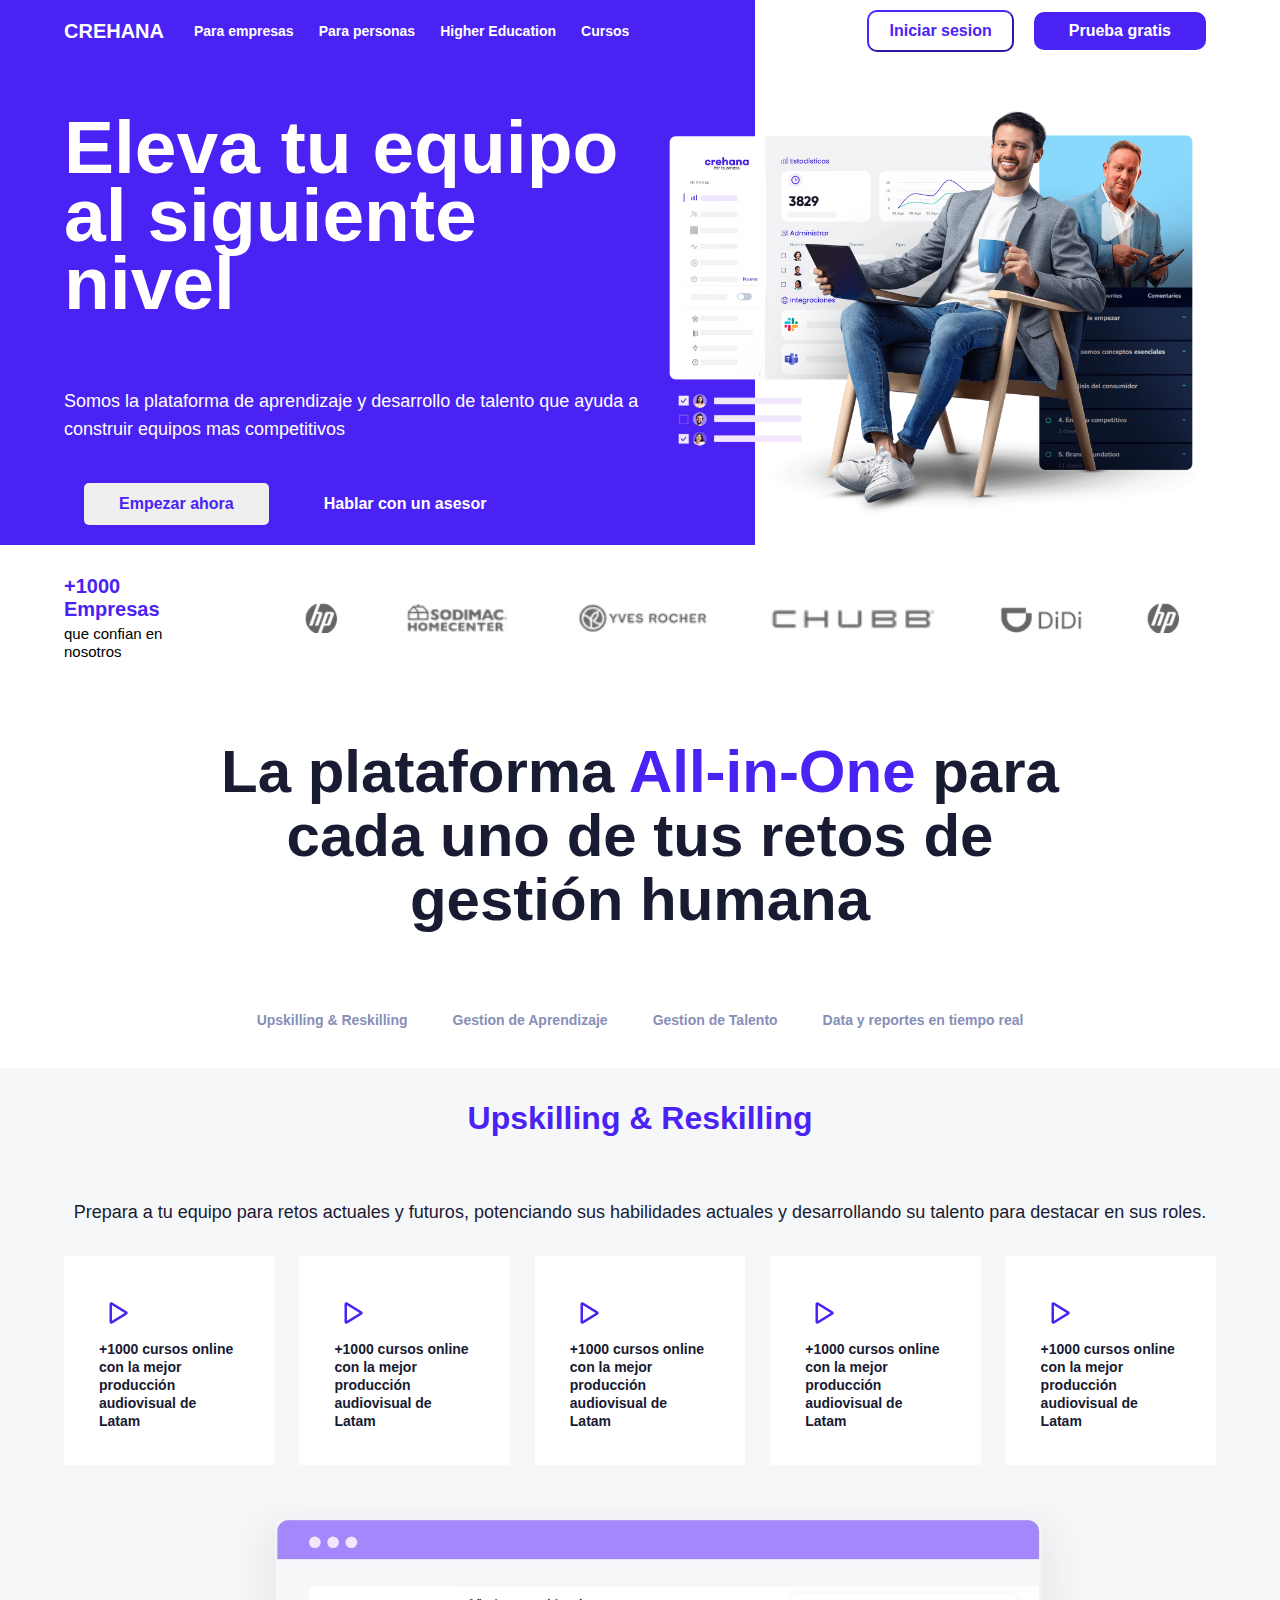
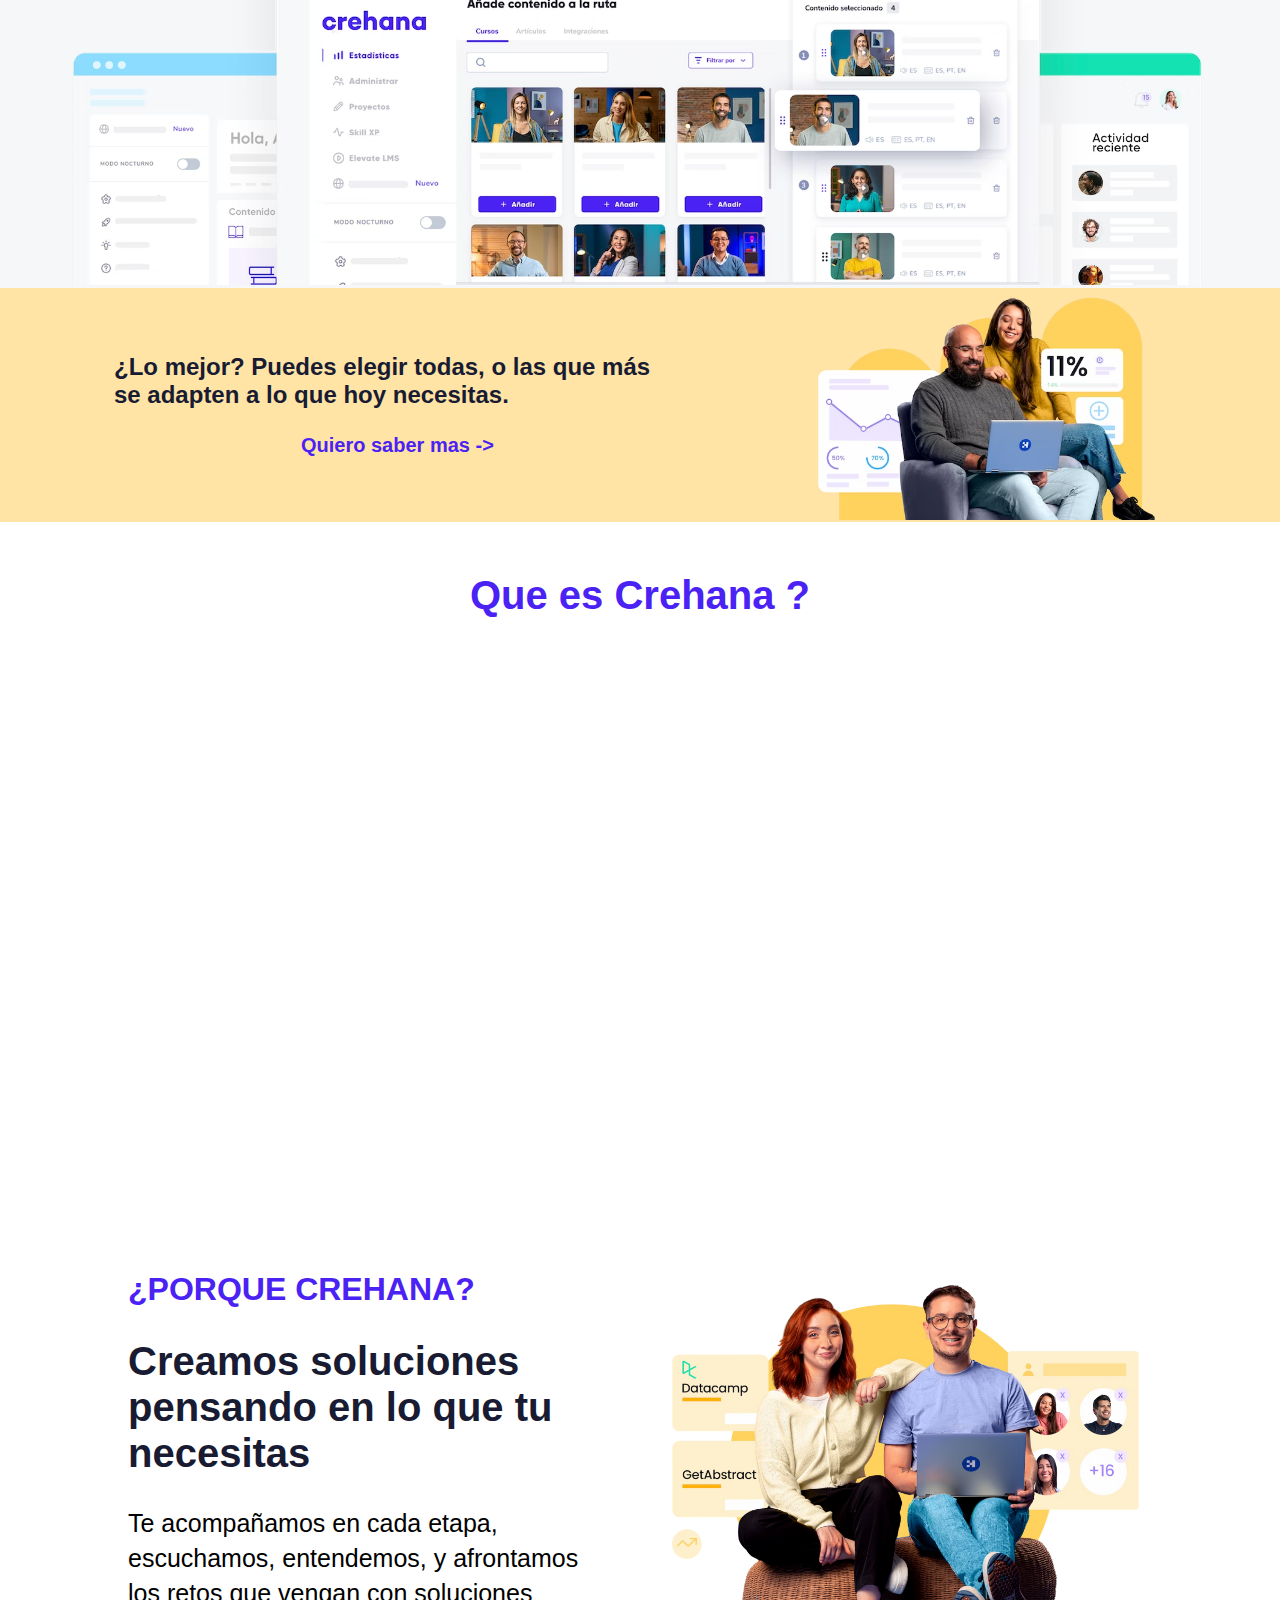
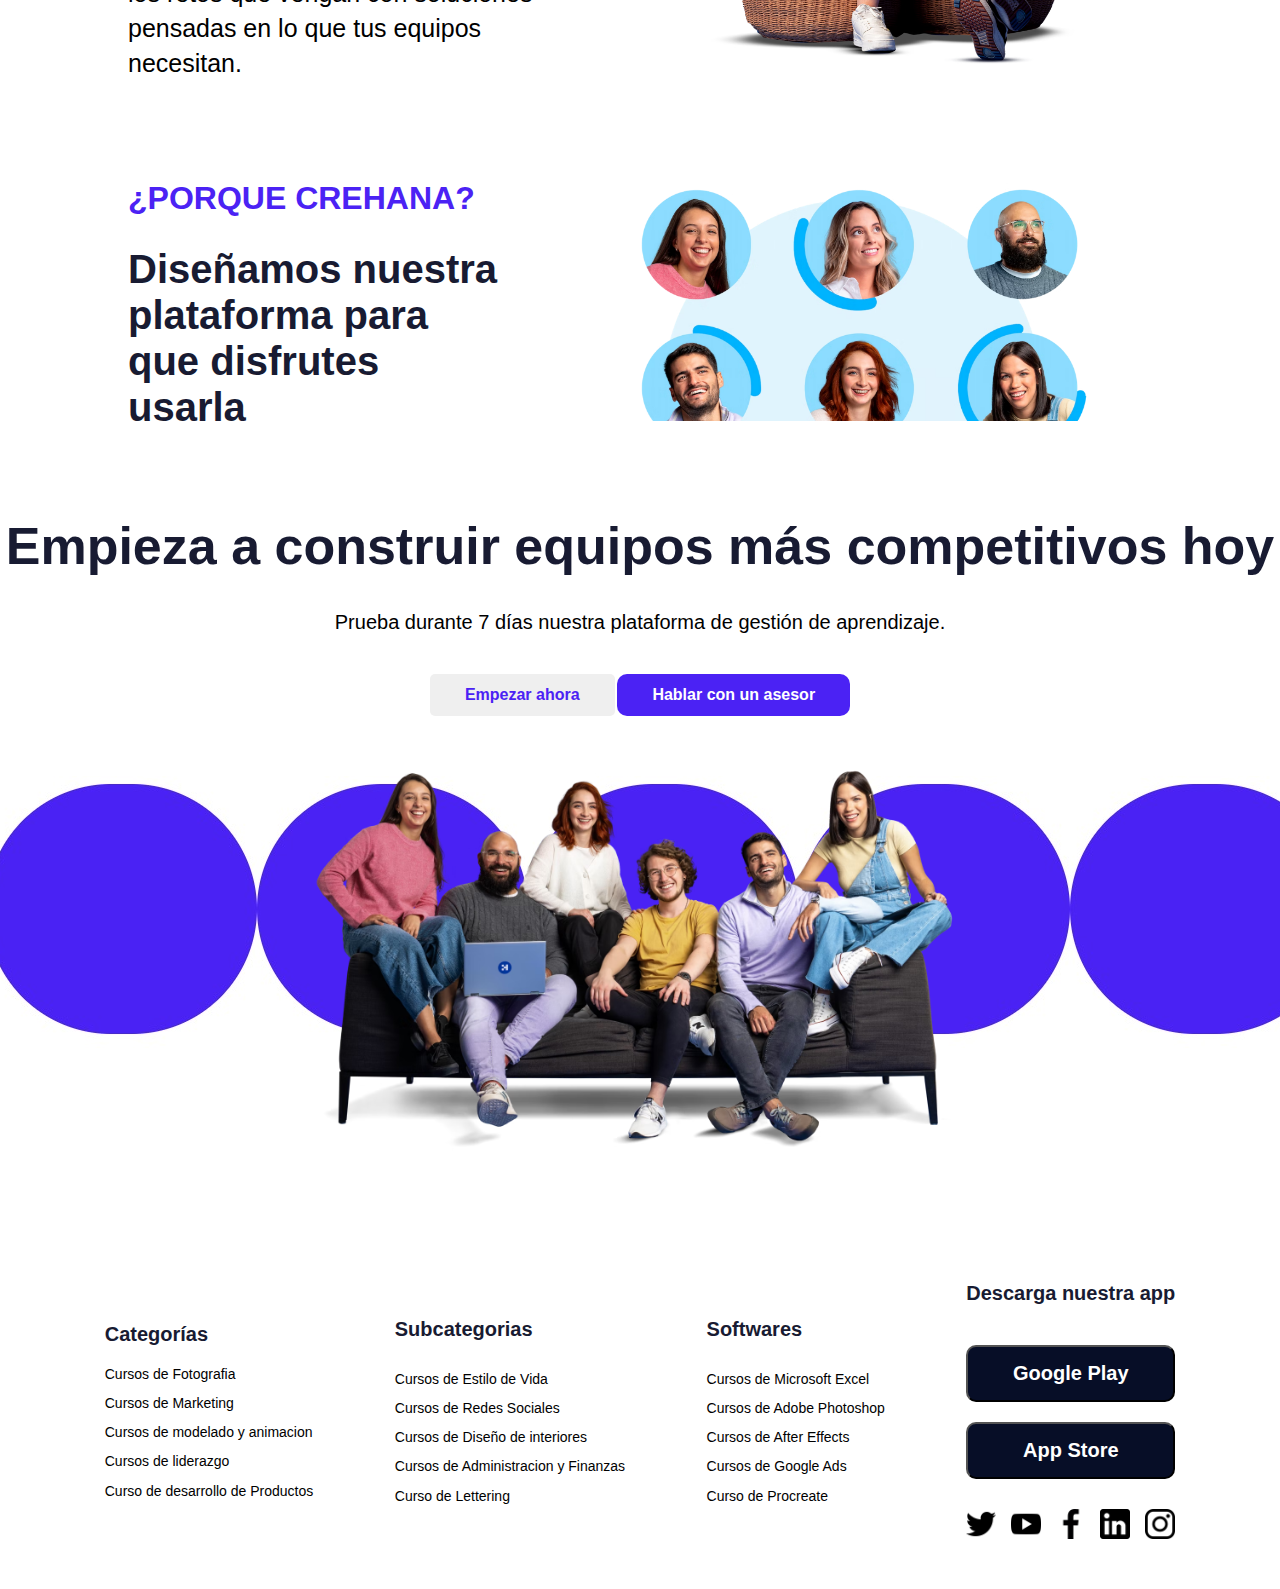
<file: index.html>
<!DOCTYPE html>
<html lang="en">

<head>
    <meta charset="UTF-8">
    <meta http-equiv="X-UA-Compatible" content="IE=edge">
    <meta name="viewport" content="width=device-width, initial-scale=1.0">
    <link rel="stylesheet" href="estilos.css">
    <link rel="stylesheet" href="normalize.css">

    <title>Crehana</title>
</head>

<body>



    <main class="wrappinchi">
        <header class="cabecera sticky">
            <div class="contenedor">
                <div class="cajalogonav">
                    <img class="menuresponsive" src="./img/menu.png">
                    <!--Menu responsive-->
                    <div class="menuresp">
                        <div class="cajatituloresp">
                            <p class="menus">
                                <img class="iconoresp" src="./img/iconoresponsive.png"> Menu
                            </p>
                            <span class="cerrar">
                                X
                            </span>
                        </div>
                        <div class="listaresp">
                            <li class="listasres dropdowncursos">Cursos</li>
                            <li class="listasres">Para empresas</li>
                            <li class="listasres"><a href="./parapersonas.html">Para personas</a></li>
                            <li class="listasres">Higher Education</li>
                            <li class="listasres">Centro de ayuda</li>
                        </div>
                        <div class="cajabotonesresp">
                            <button class="botonresp1">
                                Prueba gratis
                            </button>
                            <button class="botonresp2">
                                <a href="./iniciosesion.html" class="linksesion"> Iniciar sesion</a>
                            </button>
                            <p class="aprende">Aprende desde tu celular</p>
                            <button class="botonpie1 respb">Descarga el app en<br> Apple store</button>
                            <button class="botonpie2 respb">Descarga el app en<br> Google playstore</button>
                            <button class="botonpie2 respb abcd">Descarga el app en<br> Huawei gallery</button>
                        </div>
                    </div>
                    <!--Termina menu responsive-->
                    <style>
                        main {
                            position: relative;
                        }

                        .dropdownmenu {

                            background-color: white;
                            position: absolute;
                            left: 0px;
                            width: 83%;
                            left: 13%;
                            height: 45vh;
                            display: none;
                            top: 55px;
                            border-radius: 20px;


                        }

                        .dropdownwrapper {
                            display: flex;
                            justify-content: space-around;
                            background-color: hsl(220, 20%, 97%);
                            gap: 2rem;
                            height: 100%;

                        }

                        .dropdownmenu li {
                            list-style: none;
                            text-decoration: none;
                            color: black;
                            font-weight: 400;
                            font-size: 1.6rem;
                            padding: 1rem;

                        }


                        .cajadosdropdown {
                            overflow: scroll;
                            background-color: hsl(220, 20%, 97%);
                        }

                        .dropdownmenu li:hover {
                            color: #4b22f4;
                            font-weight: 500;
                            background-color: lightgray;
                            border-radius: 10px;
                        }

                        .activatedrop {
                            display: block;
                        }

                        .gap {
                            display: flex;
                            flex-direction: column;
                            gap: 1rem;
                            padding: 1rem 1rem;
                        }

                        .explora {
                            font-size: 2rem;
                        }

                        .subcategorias,
                        .marketingdrop {
                            font-size: 1.7rem !important;
                            font-weight: 700 !important;
                        }
                    </style>
                    <div class="logo">CREHANA</div>
                    <nav class="navegacion">
                        <ul class="listanavegacion">

                            <li>Para empresas</li>
                            <li class="listasres personasuno"><a href="./parapersonas.html">Para personas</a></li>
                            <li>Higher Education</li>
                            <li class="dropdownmenucursosh">Cursos</li>
                        </ul>
                        <div class="dropdownmenu">
                            <div class="dropdownwrapper">
                                <div class="cajaunodropdown gap">
                                    <h3 class="explora">Explora Crehana</h3>
                                    <li class="categoriaunodos">Categorias</li>
                                    <li class="lanzamientosdecrehana">Nuevos Lanzamientos</li>
                                    <li>Academias</li>
                                </div>
                                <style>
                                    .cajadosdropdown li a {
                                        text-decoration: none;
                                        list-style: none;
                                        color: black;
                                    }

                                 
                                </style>
                                <div  style="background-color: hsl(220, 20%, 97%);"  class="cajadosdropdown gap desaparece">
                                    <li><a href="cursos.html">Marketing</a></li>
                                    <li>Liderazgo</li>
                                    <li>Desarrollo personal</li>
                                    <li>Diseno Grafico</li>
                                    <li>Dibujo</li>
                                    <li>Pintura</li>
                                    <li>Marketing</li>
                                    <li>Liderazgo</li>
                                    <li>Desarrollo personal</li>
                                    <li>Diseno Grafico</li>
                                    <li>Dibujo</li>
                                    <li>Pintura</li>
                                    <li>Marketing</li>
                                    <li>Liderazgo</li>
                                    <li>Desarrollo personal</li>
                                    <li>Diseno Grafico</li>
                                    <li>Dibujo</li>
                                    <li>Pintura</li>
                                </div>
                                <div class="cajatresdropdown gap desaparece">
                                    <li class="subcategorias">Subcategorias</li>
                                    <li>Habilidades de gestion (80)</li>
                                    <li>Liderazgo personal (34)</li>
                                    <li>Formacion de gerentes (32)</li>
                                    <li>Formacion de gerentes (17)</li>
                                </div>
                                <div class="cajacuatrodropdown gap desaparece">
                                    <li class="marketingdrop">Marketing</li>
                                    <li>Liderazgo</li>
                                    <li>Desarrollo personal</li>
                                    <li>Diseno Grafico</li>
                                    <li>Dibujo</li>
                                    <li>Pintura</li>
                                </div>
                            </div>
                            <style>
                                .nuevoslanzamientos {
                                    position: absolute;
                                    top: 0;
                                    left: 25%;
                                    display: flex;
                                    flex-direction: column;
                                    gap: 1rem;
                                    margin-top: 2rem;
                                    display: none;

                                }

                                .cajaunonuevoslanzamientos {
                                    background-image: url(./img/cursocuatro.jpg);
                                    background-size: cover;
                                    background-position: center;
                                    padding: 8rem;
                                    border-radius: 20px;

                                }

                                .wrappernuevoslanzamientos {
                                    display: flex;
                                    gap: 2rem;
                                    margin-top: 1rem;
                                    padding: 1.5rem;
                                }

                                .titulonuevoslanzamientos {
                                    font-size: 3rem;
                                    font-weight: 600;
                                }

                                .titulounomarketing {
                                    color: white;
                                    font-size: 1.5rem;
                                    margin-top: 1rem;
                                    font-weight: 500
                                }

                                .parrafotitulomarketing {
                                    color: white;
                                    font-size: 1.8rem;
                                    margin-top: 1rem;
                                    font-weight: 700;
                                }
                            </style>
                            <div class="nuevoslanzamientos">
                                <h5 class="titulonuevoslanzamientos">
                                    Nuevos lanzamientos crehana
                                </h5>
                                <div class="wrappernuevoslanzamientos">
                                    <div class="cajaunonuevoslanzamientos">
                                        <h6 class="titulounomarketing">MARKETING</h6>
                                        <p class="parrafotitulomarketing">
                                            SEM:Busqueda en google Ads
                                        </p>
                                    </div>
                                    <div class="cajaunonuevoslanzamientos">
                                        <h6 class="titulounomarketing">MARKETING</h6>
                                        <p class="parrafotitulomarketing">
                                            SEM:Busqueda en google Ads
                                        </p>
                                    </div>
                                    <div class="cajaunonuevoslanzamientos">
                                        <h6 class="titulounomarketing">MARKETING</h6>
                                        <p class="parrafotitulomarketing">
                                            SEM:Busqueda en google Ads
                                        </p>
                                    </div>
                                </div>
                            </div>
                        </div>

                    </nav>
                </div>
                <div class="botonesRegistro">
                    <button class="botonuno botones">
                        <a href="./iniciosesion.html" class="linksesion"> Iniciar sesion</a>
                    </button>
                    <button class="botondos botones">
                        Prueba gratis
                    </button>
                </div>
            </div>
        </header>
        <section class="banner1">
            <div class="contenedorbanner1">
                <div class="cajacontenedor1">
                    <h1 class="titulo">
                        Eleva tu equipo al siguiente nivel
                    </h1>
                    <p class="parrafo1">
                        Somos la plataforma de aprendizaje y desarrollo
                        de talento que ayuda a construir equipos mas
                        competitivos
                    </p>
                    <div class="botonesbanner1">
                        <button class="botonbanner1">Empezar ahora</button>
                        <button class="botondosbanner1">Hablar con un asesor</button>
                    </div>
                </div>
                <div class="imagenbanner1">
                    <img class="width" src="./img/CrehanaBanner.avif">
                </div>
            </div>
        </section>
        <section class="imagenesempresas">
            <div class="contenedorimagenes">
                <div class="subtitulo">
                    <span class="mil">+1000 Empresas</span><br>
                    que confian en nosotros
                </div>
                <div class="slider">
                    <div class="imagenesimagenes track">
                        <img class="marcas slide" src="./img/chubs.avif">
                        <img class="marcas slide" src="./img/Didi.avif">
                        <img class="marcas slide" src="./img/HP.avif">
                        <img class="marcas slide" src="./img/Sodimac.avif">
                        <img class="marcas slide" src="./img/Yves.avif">
                        <img class="marcas slide" src="./img/chubs.avif">
                        <img class="marcas slide" src="./img/Didi.avif">
                        <img class="marcas slide" src="./img/HP.avif">
                        <img class="marcas slide" src="./img/Sodimac.avif">
                        <img class="marcas slide" src="./img/Yves.avif">
                    </div>
                </div>
            </div>
        </section>
        <section class="subtitulobanner2">
            <h2 style="color:#181b32" class="plataforma">
                La plataforma <span style="color:  #4b22f4" class="morado"> All-in-One </span> para cada uno de tus
                retos de
                gestión humana
            </h2>
        </section>
        <section class="tab">
            <div class="cajatabs">
                <li class="listatab tabuno" data-tab-target="#skills" href="">Upskilling & Reskilling</li>
                <li class="listatab tabuno" data-tab-target="#gestion" href="">Gestion de Aprendizaje</li>
                <li class="listatab" data-tab-target="#talento" href="">Gestion de Talento</li>
                <li class="listatab" data-tab-target="#reportes" href="">Data y reportes en tiempo real</li>
            </div>
        </section>
        <section class="bannertabs">
            <div class="tab-content">
                <div id="skills" data-tab-content class="active">
                    <h3 class="titulotabs1">Upskilling & Reskilling</h3>
                    <p class="parrafotabs1">Prepara a tu equipo para retos actuales y futuros, potenciando sus
                        habilidades
                        actuales y
                        desarrollando su talento para destacar en sus roles.</p>
                    <div class="cajastabs">
                        <div class="caja1tabs">
                            <div class="iconitotabs"><img src="./img/iconitotabs.png"></div>
                            +1000 cursos online con la mejor producción
                            audiovisual de Latam
                        </div>
                        <div class="caja1tabs">
                            <div class="iconitotabs"><img src="./img/iconitotabs.png"></div>
                            +1000 cursos online con la mejor producción
                            audiovisual de Latam
                        </div>
                        <div class="caja1tabs">
                            <div class="iconitotabs"><img src="./img/iconitotabs.png"></div>
                            +1000 cursos online con la mejor producción
                            audiovisual de Latam
                        </div>
                        <div class="caja1tabs">
                            <div class="iconitotabs"><img src="./img/iconitotabs.png"></div>
                            +1000 cursos online con la mejor producción
                            audiovisual de Latam
                        </div>
                        <div class="caja1tabs">
                            <div class="iconitotabs"><img src="./img/iconitotabs.png"></div>
                            +1000 cursos online con la mejor producción
                            audiovisual de Latam
                        </div>
                    </div>
                    <img src="./img/fotobanner3.avif">
                </div>
                <div id="gestion" data-tab-content>
                    <h3 class="titulotabs1">Gestion de Aprendizaje</h3>
                    <p class="parrafotabs1">Con nuestro LMS, olvídate de gestionar diferentes plataformas, y maneja
                        todos
                        tus recursos de aprendizaje y desarrollo de talento en un solo lugar.
                        Facilita la experiencia de tu equipo, y haz tu trabajo más sencillo.</p>
                    <div class="cajastabs">
                        <div class="caja1tabs">
                            <div class="iconitotabs"><img src="./img/iconitotabs.png"></div>
                            +1000 cursos online con la mejor producción
                            audiovisual de Latam
                        </div>
                        <div class="caja1tabs">
                            <div class="iconitotabs"><img src="./img/iconitotabs.png"></div>
                            +1000 cursos online con la mejor producción
                            audiovisual de Latam
                        </div>
                        <div class="caja1tabs">
                            <div class="iconitotabs"><img src="./img/iconitotabs.png"></div>
                            +1000 cursos online con la mejor producción
                            audiovisual de Latam
                        </div>
                        <div class="caja1tabs">
                            <div class="iconitotabs"><img src="./img/iconitotabs.png"></div>
                            +1000 cursos online con la mejor producción
                            audiovisual de Latam
                        </div>
                        <div class="caja1tabs">
                            <div class="iconitotabs"><img src="./img/iconitotabs.png"></div>
                            +1000 cursos online con la mejor producción
                            audiovisual de Latam
                        </div>
                    </div>
                    <img src="./img/fotobanner3.avif">
                </div>
                <div id="talento" data-tab-content>
                    <h3 class="titulotabs1">Gestión de Talento</h3>
                    <p class="parrafotabs1">Agiliza la manera de medir el employee engagement y performance, analiza tu
                        cultura organizacional y crea planes para fortalecerla.</p>
                    <div class="cajastabs">
                        <div class="caja1tabs">
                            <div class="iconitotabs"><img src="./img/iconitotabs.png"></div>
                            +1000 cursos online con la mejor producción
                            audiovisual de Latam
                        </div>
                        <div class="caja1tabs">
                            <div class="iconitotabs"><img src="./img/iconitotabs.png"></div>
                            +1000 cursos online con la mejor producción
                            audiovisual de Latam
                        </div>
                        <div class="caja1tabs">
                            <div class="iconitotabs"><img src="./img/iconitotabs.png"></div>
                            +1000 cursos online con la mejor producción
                            audiovisual de Latam
                        </div>
                        <div class="caja1tabs">
                            <div class="iconitotabs"><img src="./img/iconitotabs.png"></div>
                            +1000 cursos online con la mejor producción
                            audiovisual de Latam
                        </div>
                        <div class="caja1tabs">
                            <div class="iconitotabs"><img src="./img/iconitotabs.png"></div>
                            +1000 cursos online con la mejor producción
                            audiovisual de Latam
                        </div>
                    </div>
                    <img src="./img/fotobanner3.avif">
                </div>
                <div id="reportes" data-tab-content>
                    <h3 class="titulotabs1">Data y reportes en tiempo real</h3>
                    <p class="parrafotabs1">Lo que no se mide, no se puede mejorar. Apoya tu estrategia con reportes en
                        tiempo real con métricas y datos clave del talento en tu empresa.</p>
                    <div class="cajastabs">
                        <div class="caja1tabs">
                            <div class="iconitotabs"><img src="./img/iconitotabs.png"></div>
                            +1000 cursos online con la mejor producción
                            audiovisual de Latam
                        </div>
                        <div class="caja1tabs">
                            <div class="iconitotabs"><img src="./img/iconitotabs.png"></div>
                            +1000 cursos online con la mejor producción
                            audiovisual de Latam
                        </div>
                        <div class="caja1tabs">
                            <div class="iconitotabs"><img src="./img/iconitotabs.png"></div>
                            +1000 cursos online con la mejor producción
                            audiovisual de Latam
                        </div>
                        <div class="caja1tabs">
                            <div class="iconitotabs"><img src="./img/iconitotabs.png"></div>
                            +1000 cursos online con la mejor producción
                            audiovisual de Latam
                        </div>
                        <div class="caja1tabs">
                            <div class="iconitotabs"><img src="./img/iconitotabs.png"></div>
                            +1000 cursos online con la mejor producción
                            audiovisual de Latam
                        </div>
                    </div>
                    <img src="./img/fotobanner3.avif">
                </div>
            </div>
        </section>
        <section class="banner3">
            <div class="cajasbanner3">
                <div class="cajabanner3">
                    <h3 class="titulobanner3">
                        ¿Lo mejor? Puedes elegir todas, o las que más se adapten a lo que hoy necesitas.
                    </h3>
                    <p class="parrafobanner3">
                        Quiero saber mas ->
                    </p>
                </div>
                <div class="cajadosbanner3">
                    <img src="./img/banner4foto.avif">
                </div>
            </div>
        </section>
        <section class="video">
            <h5 class="presentacioncrehana">
                Que es Crehana ?
            </h5>
            <div class="iframe">

                <iframe width="700" height="400" src="https://www.youtube.com/embed/d00CWhQLEKM"
                    title="YouTube video player" frameborder="0"
                    allow="accelerometer; autoplay; clipboard-write; encrypted-media; gyroscope; picture-in-picture"
                    allowfullscreen></iframe>

            </div>
        </section>
        <section class="banneroverflow">
            <div class="wrapperoverflow">
                <div class="cajaunooverflow">
                    <p class="pregunta">
                        ¿PORQUE CREHANA?
                    </p>
                    <h4 class="titulooverflow">
                        Creamos soluciones pensando en lo que tu necesitas
                    </h4>
                    <p class="subparrafo">
                        Te acompañamos en cada etapa, escuchamos, entendemos, y afrontamos los retos que vengan con
                        soluciones pensadas en lo que tus equipos necesitan.
                    </p>
                </div>
                <div class="cajadosoverflow">
                    <img src="./img/4d1e561f-ef1e-4304-a695-e32d48016441-02.avif">
                </div>
            </div>
            <div class="wrapperoverflow">
                <div class="cajaunooverflow">
                    <p class="pregunta">
                        ¿PORQUE CREHANA?
                    </p>
                    <h4 class="titulooverflow">
                        Diseñamos nuestra plataforma para que disfrutes usarla
                    </h4>
                    <p class="subparrafo">
                        Sabemos que una buena experiencia depende de su facilidad de uso y de un buen diseño. ¡Tenemos
                        ambos!
                    </p>
                </div>
                <div class="cajadosoverflow">
                    <img src="./img/60f564e9-943f-4a77-b30b-35af1576dca7-05.avif">
                </div>
            </div>
            <div class="wrapperoverflow">
                <div class="cajaunooverflow">
                    <p class="pregunta">
                        ¿PORQUE CREHANA?
                    </p>
                    <h4 class="titulooverflow">
                        Nuestros equipos están realmente cerca de ti
                    </h4>
                    <p class="subparrafo">
                        Crehana nace en LatAm, con equipos en México, Perú, Colombia, Brasil y +8 países, con personas
                        que
                        hablan en tu idioma y entienden tus retos más fácilmente.
                    </p>
                </div>
                <div class="cajadosoverflow">
                    <img src="./img/5d6e1833-fa44-4a19-ac4d-c5899edc4298-02.avif">
                </div>
            </div>
            <div class="wrapperoverflow">
                <div class="cajaunooverflow">
                    <p class="pregunta">
                        ¿PORQUE CREHANA?
                    </p>
                    <h4 class="titulooverflow">
                        Llevamos +7 años desarrollando a +6M de personas
                    </h4>
                    <p class="subparrafo">
                        Más del 81% de personas que aprenden con nosotros lo aplican en sus trabajos. Ayudamos a
                        personas y
                        compañías en Latam a lograr sus metas y objetivos
                    </p>
                </div>
                <div class="cajadosoverflow">
                    <img src="./img/4d1e561f-ef1e-4304-a695-e32d48016441-02.avif">
                </div>
            </div>

        </section>
        <!--<section class="testimonios">
            <div class="wrappertestimonios">
                <h5 class="titulartestimonios">
                    Líderes en Latam recomiendan Crehana
                </h5>
            </div>
            <div class="cajastestimonio">
                <div class="contenidotestimonio none">
                    <h6 class="nombretestimonio">
                        Kiara Asenja
                    </h6>
                    <p class="puestodetrabajo">
                        Coordinadora de Aprendizaje en Entel Perú.
                    </p>
                    <p class="parrafotestimonio">
                        Nuestra experiencia con Crehana fue excelente. No solo por el contenido de la plataforma, también por el contacto y la flexibilidad que nos dieron para utilizar las licencias. Los cursos me gustaron mucho, el tiempo de cada parte fue perfecto y siento que los ejemplos y las explicaciones fueron muy buenas. La plataforma es amigable, fácil de usar e intuitiva.
                    </p>
                </div>
                <div class="contenidotestimonio">
                    <h6 class="nombretestimonio">
                        Kiara Asenjo
                    </h6>
                    <p class="puestodetrabajo">
                        Coordinadora de Aprendizaje en Entel Perú.
                    </p>
                    <p class="parrafotestimonio">
                        Nuestra experiencia con Crehana fue excelente. No solo por el contenido de la plataforma, también por el contacto y la flexibilidad que nos dieron para utilizar las licencias. Los cursos me gustaron mucho, el tiempo de cada parte fue perfecto y siento que los ejemplos y las explicaciones fueron muy buenas. La plataforma es amigable, fácil de usar e intuitiva.
                    </p>
                </div>
                <div class="contenidotestimonio none">
                    <h6 class="nombretestimonio">
                        Kiara Asenju
                    </h6>
                    <p class="puestodetrabajo">
                        Coordinadora de Aprendizaje en Entel Perú.
                    </p>
                    <p class="parrafotestimonio">
                        Nuestra experiencia con Crehana fue excelente. No solo por el contenido de la plataforma, también por el contacto y la flexibilidad que nos dieron para utilizar las licencias. Los cursos me gustaron mucho, el tiempo de cada parte fue perfecto y siento que los ejemplos y las explicaciones fueron muy buenas. La plataforma es amigable, fácil de usar e intuitiva.
                    </p>
                </div>
            </div>
        </section>-->
        <section class="construir_equipos">
            <div class="wrapper_equipos">
                <h3 class="titulo_equipos">
                    Empieza a construir equipos más competitivos hoy
                </h3>
                <p class="subtitulo_equipos">Prueba durante 7 días nuestra plataforma de gestión de aprendizaje.</p>
                <div class="cajabotonesequipo">
                    <button class="botonbanner1 botonequipo1">Empezar ahora</button>
                    <button class="botondosbanner1  botonequipo2">Hablar con un asesor</button>
                </div>
            </div>
            <div class="imagenequipos">
                <img src="./img/bannerequipos.avif" width="700px">
            </div>
        </section>

        <footer class="pie">
            <div class="wrapper_pie">
                <div class="caja1pie">

                    <h6 class="titulopie">Categorías</h6>
                    <ul class="listacategorias">
                        <li>Cursos de Fotografia</li>
                        <li>Cursos de Marketing</li>
                        <li>Cursos de modelado y animacion</li>
                        <li>Cursos de liderazgo</li>
                        <li>Curso de desarrollo de Productos</li>
                    </ul>
                </div>
                <div class="cajapie1">
                    <h6 class="titulopie">Subcategorias</h6>
                    <ul class="listacategorias margin-left">
                        <li>Cursos de Estilo de Vida</li>
                        <li>Cursos de Redes Sociales</li>
                        <li>Cursos de Diseño de interiores</li>
                        <li>Cursos de Administracion y Finanzas</li>
                        <li>Curso de Lettering</li>
                    </ul>
                </div>
                <div class="cajapie1">
                    <h6 class="titulopie software">Softwares</h6>
                    <ul class="listacategorias">
                        <li>Cursos de Microsoft Excel</li>
                        <li>Cursos de Adobe Photoshop</li>
                        <li>Cursos de After Effects</li>
                        <li>Cursos de Google Ads</li>
                        <li>Curso de Procreate</li>
                    </ul>
                </div>
                <div class="cajapie1">
                    <h6 class="titulopie tituloboton">Descarga nuestra app</h6>
                    <button class="botonpie1">Google Play</button>
                    <button class="botonpie2">App Store</button>
                    <div class="cajaiconos">
                        <img src="./img/gorjeo.png" width="30px">
                        <img src="./img/youtube.png" width="30px">
                        <img src="./img/simbolo-de-la-aplicacion-de-facebook.png" width="30px">
                        <img src="./img/logotipo-de-linkedin.png" width="30px">
                        <img src="./img/logotipo-de-instagram.png" width="30px">
                    </div>
                </div>

            </div>
        </footer>
    </main>
    <script src="./tabs.js"></script>
    <script src="./responsive.js"></script>
</body>

</html>
</file>
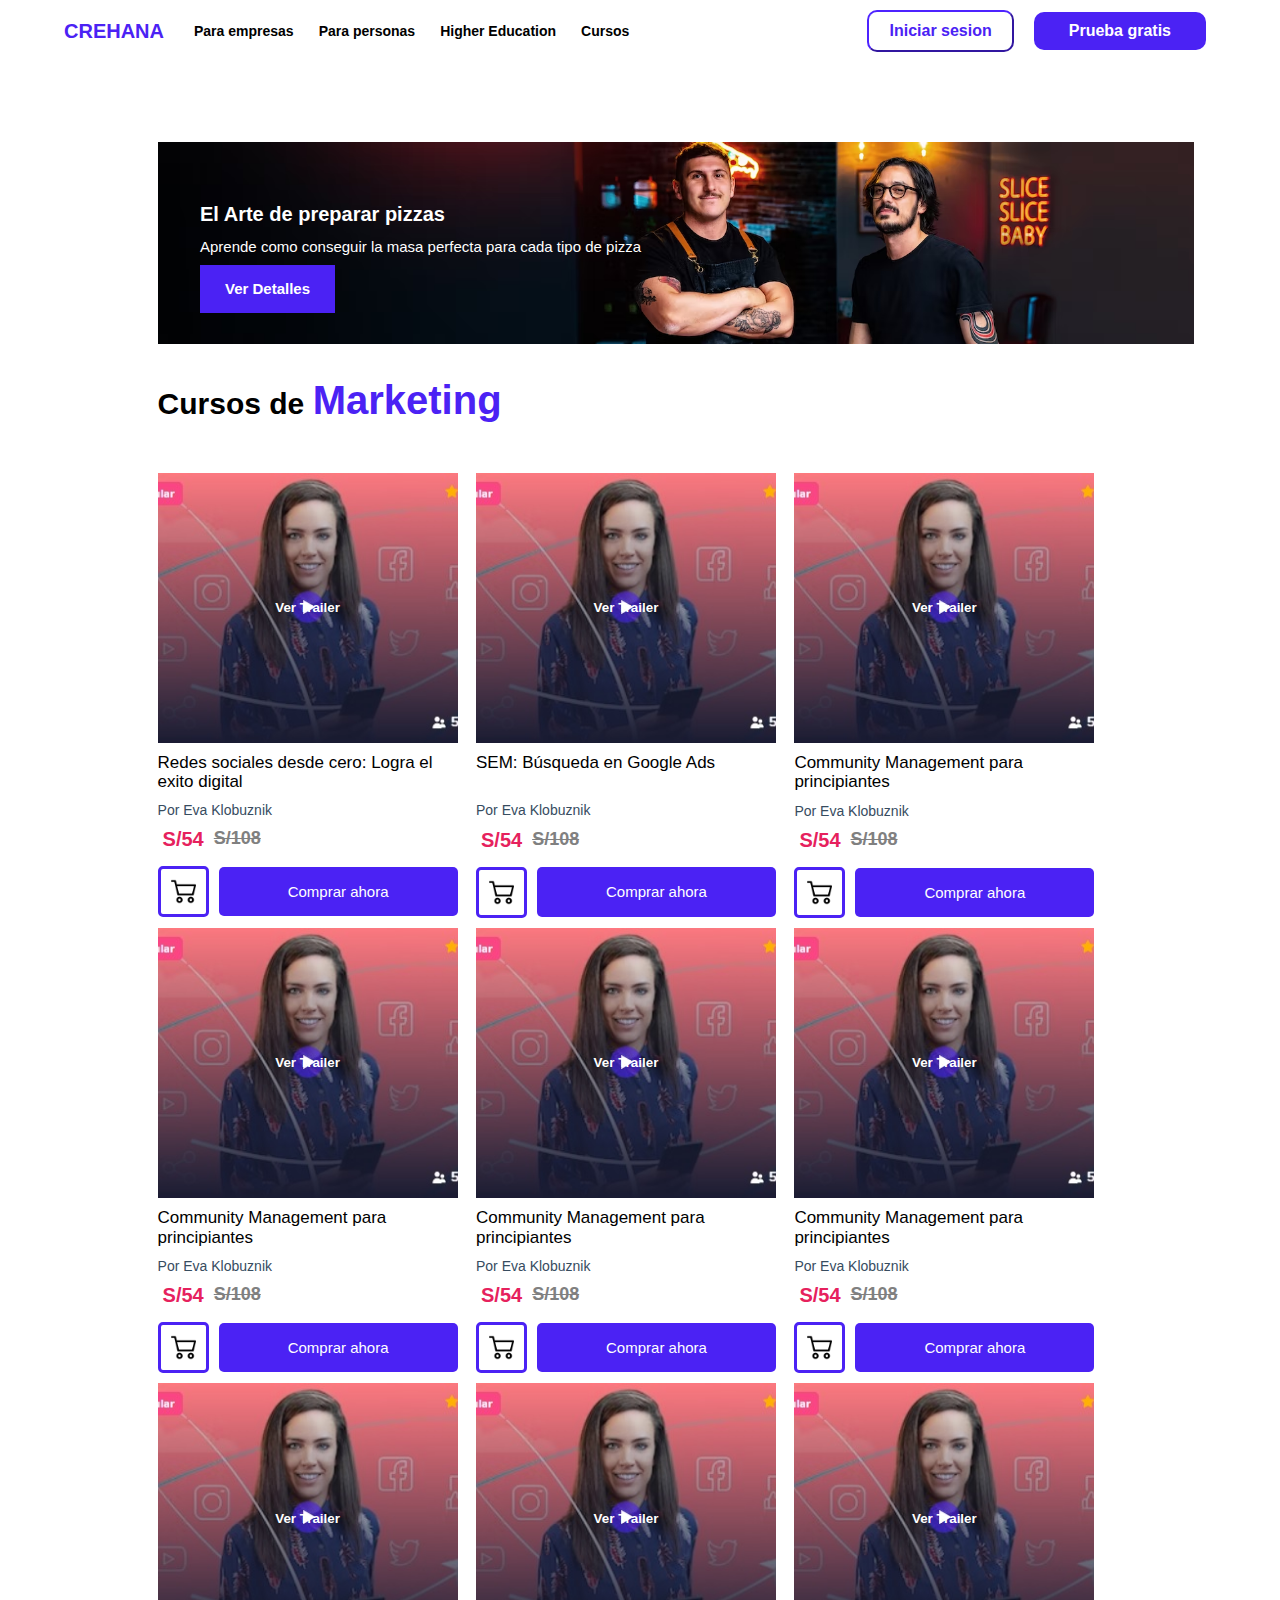
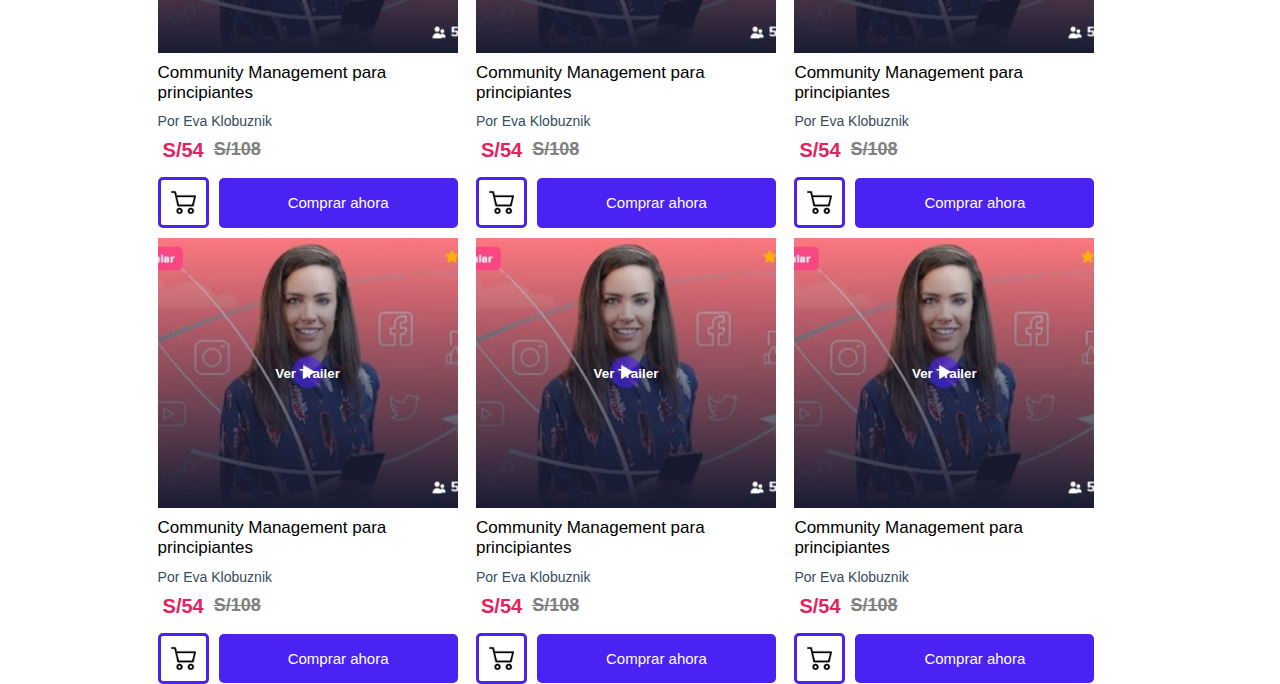
<file: cursos.html>
<!DOCTYPE html>
<html lang="en">

<head>
    <meta charset="UTF-8">
    <meta http-equiv="X-UA-Compatible" content="IE=edge">
    <meta name="viewport" content="width=device-width, initial-scale=1.0">
    <link rel="stylesheet" href="estilos.css">
    <link rel="stylesheet" href="normalize.css">

    <title>Crehana</title>
</head>


<body>

    <main class="wrappinchi">
        <header style="background: white;" class="cabecera sticky">
            <div style="background: white" class="contenedor blanco">
                <div class="cajalogonav">
                    <img class="menuresponsive" src="./img/menu.png">
                    <!--Menu responsive-->
                    <div class="menuresp">
                        <div class="cajatituloresp">
                            <p class="menus">
                                <img class="iconoresp" src="./img/iconoresponsive.png"> Menu
                            </p>
                            <span class="cerrar">
                                X
                            </span>
                        </div>
                        <div class="listaresp">
                            <li class="listasres ">Cursos</li>
                            <li class="listasres ">Para empresas</li>
                            <li class="listasres "><a href="./parapersonas.html">Para personas</a></li>
                            <li class="listasres ">Higher Education</li>
                            <li class="listasres ">Centro de ayuda</li>
                        </div>
                        <div class="cajabotonesresp">
                            <button class="botonresp1">
                                Prueba gratis
                            </button>
                            <button class="botonresp2">
                                <a href="./iniciosesion.html" class="linksesion"> Iniciar sesion</a>
                            </button>
                            <p class="aprende">Aprende desde tu celular</p>
                            <button class="botonpie1 respb">Descarga el app en<br> Apple store</button>
                            <button class="botonpie2 respb">Descarga el app en<br> Google playstore</button>
                            <button class="botonpie2 respb abcd">Descarga el app en<br> Huawei gallery</button>
                        </div>
                    </div>
                    <style>
                        .logo a{
                            color: #4b22f4;
                            text-decoration: none;
                            list-style: none;
                        }
                    </style>
                    <!--Termina menu responsive-->
                    <div class="logo logomorado"> <a href="./index.html">CREHANA</a></div>
                    <nav class="navegacion">
                        <ul class="listanavegacion">

                            <li class="licursos">Para empresas</li>
                            <li class="listasres personasuno licursos"><a href="./parapersonas.html">Para personas</a>
                            </li>
                            <li class="licursos">Higher Education</li>
                            <li class="licursos">Cursos</li>
                        </ul>
                    </nav>
                </div>
                <div class="botonesRegistro">
                    <button class="botonuno botones">
                        <a href="./iniciosesion.html" class="linksesion"> Iniciar sesion</a>
                    </button>
                    <button class="botondos botones">
                        Prueba gratis
                    </button>
                </div>
            </div>
        </header>
        <style>
    main.wrappinchi {
        position: relative;

    }

    .licursos {
        color: black;
    }

    .licursos a {
        color: black;
    }

    .logomorado {
        color: #4b22f4;
    }



    .cursosbanner {
        width: 90%;
        margin-top: 8rem;
    }

    .flexcursos {
        display: flex;
        gap: 5rem;
        justify-content: center;
        margin: 0 auto;
        width: 90%;
    }

    .wrappercursos li {
        font-size: 2.5rem;
        margin-top: 3rem;
        font-weight: 500;
    }

    .imagencursos img {
        width: 100%;
        margin-left: 10rem;
        position: relative;
    }

    .cursoscursos {
        color: black;
        text-align: start;
        margin-left: 10rem;
        padding-top: 3rem;
        font-size: 3rem;
    }

    .tituloslider {
        font-size: 2rem;
        font-weight: 700;
        line-height: 2.8rem;
        color: white;
    }

    .parrafoslider {
        font-size: 1.5rem;
        font-weight: 500;
        color: white;
    }

    .botonslider {
        padding: 1.5rem 2.5rem;
        background-color: #4b22f4;
        font-weight: 500;
        border: none;
        color: white;
    }

    .cajaunoslider {
        position: absolute;
        top: 20rem;
        left: 20rem;
        display: flex;
        flex-direction: column;
        align-items: flex-start;
        font-size: 1.5rem;
        gap: 1rem;
    }


    .cajaunoslider button {
        font-weight: 700;
    }

    .carritoicono {
        display: flex;
        align-items: center;
        gap: 1rem;

    }

    .carritoicono img {
        width: 25px;
        margin-left: 0px;
    }

    .listadecursos {
        margin-left: 10rem;
        margin-top: 5rem;
    }

    .imagencursouno {
        display: flex;
        justify-content: center;
        align-items: center;
        color: white;
        font-size: 2rem;
        background-image: url(./img/cursouno.jpg);
        background-position: center;
        background-repeat: no-repeat;
        background-size: cover;
        width: 300px;
        height: 270px;
        cursor: pointer;
    }


    .cajalistacursos {
        display: flex;
        justify-content: space-between;
        flex-wrap: wrap;
        gap: 1rem;

    }

    .parrafocursouno {
        font-size: 1.7rem;
        margin-top: 1rem;

    }

    .autoracursouno {
        margin-top: 1rem;
        font-size: 1.4rem;
        color: #374c5f;
    }

    .autoracursodos {
        margin-top: 3rem;
        font-size: 1.4rem;
        color: #374c5f;
    }

    .autoracursotres {
        margin-top: 1.1rem;
        font-size: 1.4rem;
        color: #374c5f;
    }

    .comprarahora {
        width: 90%;
        padding: 1.6rem 0.5rem;
        border-radius: 5px;
        border: none;
        background-color: #4b22f4;
        color: white;
        font-size: 1.5rem;
        margin-top: 1rem;
    }

    .preciosantes {
        display: flex;
        gap: 1rem;
        padding: 0.5rem;
        font-size: 2rem;
        font-weight: 700;
    }

    .preciocursouno {
        color: #e6215d;
        margin-top: 0.5rem;
    }

    .precioantes {
        color: grey;
        text-decoration: line-through;
        margin-top: 0.5rem;
    }

    .carritoicono img {
        margin-top: 1rem;

    }

    .listacursos .dropdown {
        margin-left: 1rem;
    }

    .marketingg {
        color: #4b22f4;
        font-size: 4rem;

    }

    @media (max-width:1200px) {
        
        .cajaunoslider{
           position: absolute;
           
           display: none;
        }
        .navegacion{
            display: none;
        }
        .cajalistacursos{
            display: flex;
            flex-direction: column;
            align-items: center;
            justify-content: center;
            flex-wrap: wrap;
            width: 100%;
        }
        .cursoscursos{
            text-align: center;
        }
        .cajabotonesresp{
            display: none;
        }
    }
</style>
        <section class="cursosbanner">
            <div class="flexcursos">

                <div class="imagencursos">
                    <img src="./img/cursosbanner.avif">
                    <h3 class="cursoscursos">
                        Cursos de <span class="marketingg"> Marketing</span>
                    </h3>

                    <div class="cajaunoslider">
                        <h2 class="tituloslider"> El Arte de preparar pizzas</h2>
                        <p class="parrafoslider">Aprende como conseguir la masa perfecta para cada tipo de pizza</p>
                        <button class="botonslider">Ver Detalles</button>
                    </div>
                    <div class="listadecursos">
                        <div class="cajalistacursos">
                            <div class="cursonumerouno">
                                <div class="imagencursouno">
                                    <h6 class="vertrailer">Ver Trailer</h6>
                                </div>
                                <style>
                                    .parrafocursouno a {
                                        text-decoration: none;
                                        list-style: none;
                                        color: black;
                                    }
                                </style>
                                <p class="parrafocursouno">
                                    <a href="./descripcioncurs.html">Redes sociales desde cero: Logra el<br> exito
                                        digital</a>
                                </p>
                                <p class="autoracursouno">
                                    Por Eva Klobuznik
                                </p>
                                <div class="preciosantes">
                                    <span class="preciocursouno">S/54</span><span class="precioantes">S/108</span>
                                </div>
                                <div class="carritoicono">
                                    <img style="border:3px solid #4b22f4 ; border-radius: 5px; padding: 1rem;"
                                        src="./img/shopping-cart.png" width="25px">
                                    <button class="comprarahora">Comprar ahora</button>
                                </div>
                            </div>
                            <div class="cursonumerouno">
                                <div class="imagencursouno">
                                    <h6 class="vertrailer"><span class="visiblity">Ver Trailer</span></h6>
                                </div>
                                <p class="parrafocursouno">
                                    SEM: Búsqueda en Google Ads
                                    <p class="autoracursodos">
                                        Por Eva Klobuznik
                                    </p>
                                    <div class="preciosantes">
                                        <span class="preciocursouno">S/54</span><span class="precioantes">S/108</span>
                                    </div>
                                    <div class="carritoicono">
                                        <img style="border:3px solid #4b22f4 ; border-radius: 5px;padding: 1rem;"
                                            src="./img/shopping-cart.png" width="25px">
                                        <button class="comprarahora">Comprar ahora</button>
                                    </div>
                            </div>
                            <div class="cursonumerodos">
                                <div class="imagencursouno doss">
                                    <h6 class="vertrailer">Ver Trailer</h6>
                                </div>
                                <p class="parrafocursouno">
                                    Community Management para<br> principiantes
                                </p>
                                <p class="autoracursotres">
                                    Por Eva Klobuznik
                                </p>
                                <div class="preciosantes">
                                    <span class="preciocursouno">S/54</span><span class="precioantes">S/108</span></div>
                                <div class="carritoicono">
                                    <img style="border:3px solid #4b22f4 ; border-radius: 5px;padding: 1rem;"
                                        src="./img/shopping-cart.png" width="25px">
                                    <button class="comprarahora">Comprar ahora</button>
                                </div>
                            </div>
                            <div class="cursonumerodos">
                                <div class="imagencursouno doss">
                                    <h6 class="vertrailer">Ver Trailer</h6>
                                </div>
                                <p class="parrafocursouno">
                                    Community Management para<br> principiantes
                                </p>
                                <p class="autoracursotres">
                                    Por Eva Klobuznik
                                </p>
                                <div class="preciosantes">
                                    <span class="preciocursouno">S/54</span><span class="precioantes">S/108</span></div>
                                <div class="carritoicono">
                                    <img style="border:3px solid #4b22f4 ; border-radius: 5px;padding: 1rem;"
                                        src="./img/shopping-cart.png" width="25px">
                                    <button class="comprarahora">Comprar ahora</button>
                                </div>
                            </div>
                            <div class="cursonumerodos">
                                <div class="imagencursouno doss">
                                    <h6 class="vertrailer">Ver Trailer</h6>
                                </div>
                                <p class="parrafocursouno">
                                    Community Management para<br> principiantes
                                </p>
                                <p class="autoracursotres">
                                    Por Eva Klobuznik
                                </p>
                                <div class="preciosantes">
                                    <span class="preciocursouno">S/54</span><span class="precioantes">S/108</span></div>
                                <div class="carritoicono">
                                    <img style="border:3px solid #4b22f4 ; border-radius: 5px;padding: 1rem;"
                                        src="./img/shopping-cart.png" width="25px">
                                    <button class="comprarahora">Comprar ahora</button>
                                </div>
                            </div>
                            <div class="cursonumerodos">
                                <div class="imagencursouno doss">
                                    <h6 class="vertrailer">Ver Trailer</h6>
                                </div>
                                <p class="parrafocursouno">
                                    Community Management para<br> principiantes
                                </p>
                                <p class="autoracursotres">
                                    Por Eva Klobuznik
                                </p>
                                <div class="preciosantes">
                                    <span class="preciocursouno">S/54</span><span class="precioantes">S/108</span></div>
                                <div class="carritoicono">
                                    <img style="border:3px solid #4b22f4 ; border-radius: 5px;padding: 1rem;"
                                        src="./img/shopping-cart.png" width="25px">
                                    <button class="comprarahora">Comprar ahora</button>
                                </div>
                            </div>
                            <div class="cursonumerodos">
                                <div class="imagencursouno doss">
                                    <h6 class="vertrailer">Ver Trailer</h6>
                                </div>
                                <p class="parrafocursouno">
                                    Community Management para<br> principiantes
                                </p>
                                <p class="autoracursotres">
                                    Por Eva Klobuznik
                                </p>
                                <div class="preciosantes">
                                    <span class="preciocursouno">S/54</span><span class="precioantes">S/108</span></div>
                                <div class="carritoicono">
                                    <img style="border:3px solid #4b22f4 ; border-radius: 5px;padding: 1rem;"
                                        src="./img/shopping-cart.png" width="25px">
                                    <button class="comprarahora">Comprar ahora</button>
                                </div>
                            </div>
                            <div class="cursonumerodos">
                                <div class="imagencursouno doss">
                                    <h6 class="vertrailer">Ver Trailer</h6>
                                </div>
                                <p class="parrafocursouno">
                                    Community Management para<br> principiantes
                                </p>
                                <p class="autoracursotres">
                                    Por Eva Klobuznik
                                </p>
                                <div class="preciosantes">
                                    <span class="preciocursouno">S/54</span><span class="precioantes">S/108</span></div>
                                <div class="carritoicono">
                                    <img style="border:3px solid #4b22f4 ; border-radius: 5px;padding: 1rem;"
                                        src="./img/shopping-cart.png" width="25px">
                                    <button class="comprarahora">Comprar ahora</button>
                                </div>
                            </div>
                            <div class="cursonumerodos">
                                <div class="imagencursouno doss">
                                    <h6 class="vertrailer">Ver Trailer</h6>
                                </div>
                                <p class="parrafocursouno">
                                    Community Management para<br> principiantes
                                </p>
                                <p class="autoracursotres">
                                    Por Eva Klobuznik
                                </p>
                                <div class="preciosantes">
                                    <span class="preciocursouno">S/54</span><span class="precioantes">S/108</span></div>
                                <div class="carritoicono">
                                    <img style="border:3px solid #4b22f4 ; border-radius: 5px;padding: 1rem;"
                                        src="./img/shopping-cart.png" width="25px">
                                    <button class="comprarahora">Comprar ahora</button>
                                </div>
                            </div>
                            <div class="cursonumerodos">
                                <div class="imagencursouno doss">
                                    <h6 class="vertrailer">Ver Trailer</h6>
                                </div>
                                <p class="parrafocursouno">
                                    Community Management para<br> principiantes
                                </p>
                                <p class="autoracursotres">
                                    Por Eva Klobuznik
                                </p>
                                <div class="preciosantes">
                                    <span class="preciocursouno">S/54</span><span class="precioantes">S/108</span></div>
                                <div class="carritoicono">
                                    <img style="border:3px solid #4b22f4 ; border-radius: 5px;padding: 1rem;"
                                        src="./img/shopping-cart.png" width="25px">
                                    <button class="comprarahora">Comprar ahora</button>
                                </div>
                            </div>
                            <div class="cursonumerodos">
                                <div class="imagencursouno doss">
                                    <h6 class="vertrailer">Ver Trailer</h6>
                                </div>
                                <p class="parrafocursouno">
                                    Community Management para<br> principiantes
                                </p>
                                <p class="autoracursotres">
                                    Por Eva Klobuznik
                                </p>
                                <div class="preciosantes">
                                    <span class="preciocursouno">S/54</span><span class="precioantes">S/108</span></div>
                                <div class="carritoicono">
                                    <img style="border:3px solid #4b22f4 ; border-radius: 5px;padding: 1rem;"
                                        src="./img/shopping-cart.png" width="25px">
                                    <button class="comprarahora">Comprar ahora</button>
                                </div>
                            </div>
                            <div class="cursonumerodos">
                                <div class="imagencursouno doss">
                                    <h6 class="vertrailer">Ver Trailer</h6>
                                </div>
                                <p class="parrafocursouno">
                                    Community Management para<br> principiantes
                                </p>
                                <p class="autoracursotres">
                                    Por Eva Klobuznik
                                </p>
                                <div class="preciosantes">
                                    <span class="preciocursouno">S/54</span><span class="precioantes">S/108</span></div>
                                <div class="carritoicono">
                                    <img style="border:3px solid #4b22f4 ; border-radius: 5px;padding: 1rem;"
                                        src="./img/shopping-cart.png" width="25px">
                                    <button class="comprarahora">Comprar ahora</button>
                                </div>
                            </div>
                        </div>
                    </div>
                </div>

            </div>

        </section>
        <style>
            main{
                position: relative;
            }
            .cajaemergente{
                width: 40vw;
                z-index: 1000;
                position: absolute;
                top: 3%;
                left: 30%;
                display:none;
                background: white;
                border-radius: 30px;
                height: 84vh;
              
            }

            .active {
                display: block;
            }

            .descripcionemergente {
                display: flex;
                flex-direction: column;
                gap: 1.3rem;
                padding: 1rem;
            }

            .tituloemergente {
                font-size: 2.3rem;
                margin-top: 1rem;
            }

            .tutoremergente {
                font-size: 1.5rem;

            }

            .duracion {
                font-size: 2rem;
                color: #6f4ef6;
                display: flex;
                font-weight: 600;
                gap: 2rem;

            }

            .descripcionemergentes {
                color: grey;
                font-weight: 500;
                font-size: 1.5rem;
            }

            .precioemergente {
                display: flex;
                align-items: center;
                justify-content: flex-end;
                gap: 1.5rem;
                padding-right: 1rem;
            }

            .preciooferta {
                color: #e6215d;
                font-size: 2.6rem;
                font-weight: 600;
            }

            .precioantes {
                text-decoration: line-through;
                font-size: 1.8rem;
            }

            .botonemergente {
                padding: 1.5rem 3rem;
                background-color: #4b22f4;
                font-weight: 500;
                border: none;
                color: white;
                font-size: 1.6rem;
                font-weight: 600;
                border-radius: 10px;

            }

            .color {
                background-color: hsl(231, 13%, 32%);
            }

            .colores {
                opacity: 0.2;
            }

            .cerrito {
                text-align: center;
                padding: 2rem;
                color: #4b22f4;
                font-size: 2.3rem;
                cursor: pointer;
                font-weight: 600;
                
            }
        </style>
        <div class="cajaemergente">
            <source>
            <iframe width="560" height="315" src="https://www.youtube.com/embed/C63thpTwv6E"
                title="YouTube video player" frameborder="0"
                allow="accelerometer; autoplay; clipboard-write; encrypted-media; gyroscope; picture-in-picture"
                allowfullscreen></iframe>
            <source>
            <div class="descripcionemergente">
                <h4 class="tituloemergente">
                    Branding: Gestion de marca
                </h4>
                <p class="tutoremergente">
                    Por Victor Alonso
                </p>
                <div class="duracion">
                    <p class="tiempo">1h 18m</p>
                    <p class="alumnitos">2615</p>
                    <p class="nivel">Intermedio</p>
                </div>
                <p class="descripcionemergentes">
                    En este curso de branding y gestión de marca aprenderás a desarrollar el ADN de tu marca y a diseñar
                    su propuesta de valor.Aprenderás a realizar un diagnóstico de marca como punto de partida para crear
                    una estrategia de branding.Analizarás la persona
                </p>
                <div class="precioemergente">
                    <p class="preciooferta">s/24,5</p>
                    <p class="precioantes">s/175</p>
                    <button class="botonemergente">Comprar Ahora</button>
                </div>
                <p class="cerrito">X</p>
            </div>
        </div>


    </main>
    <script src="emergente.js"></script>
    <script src="responsive.js"></script>
</body>
</file>
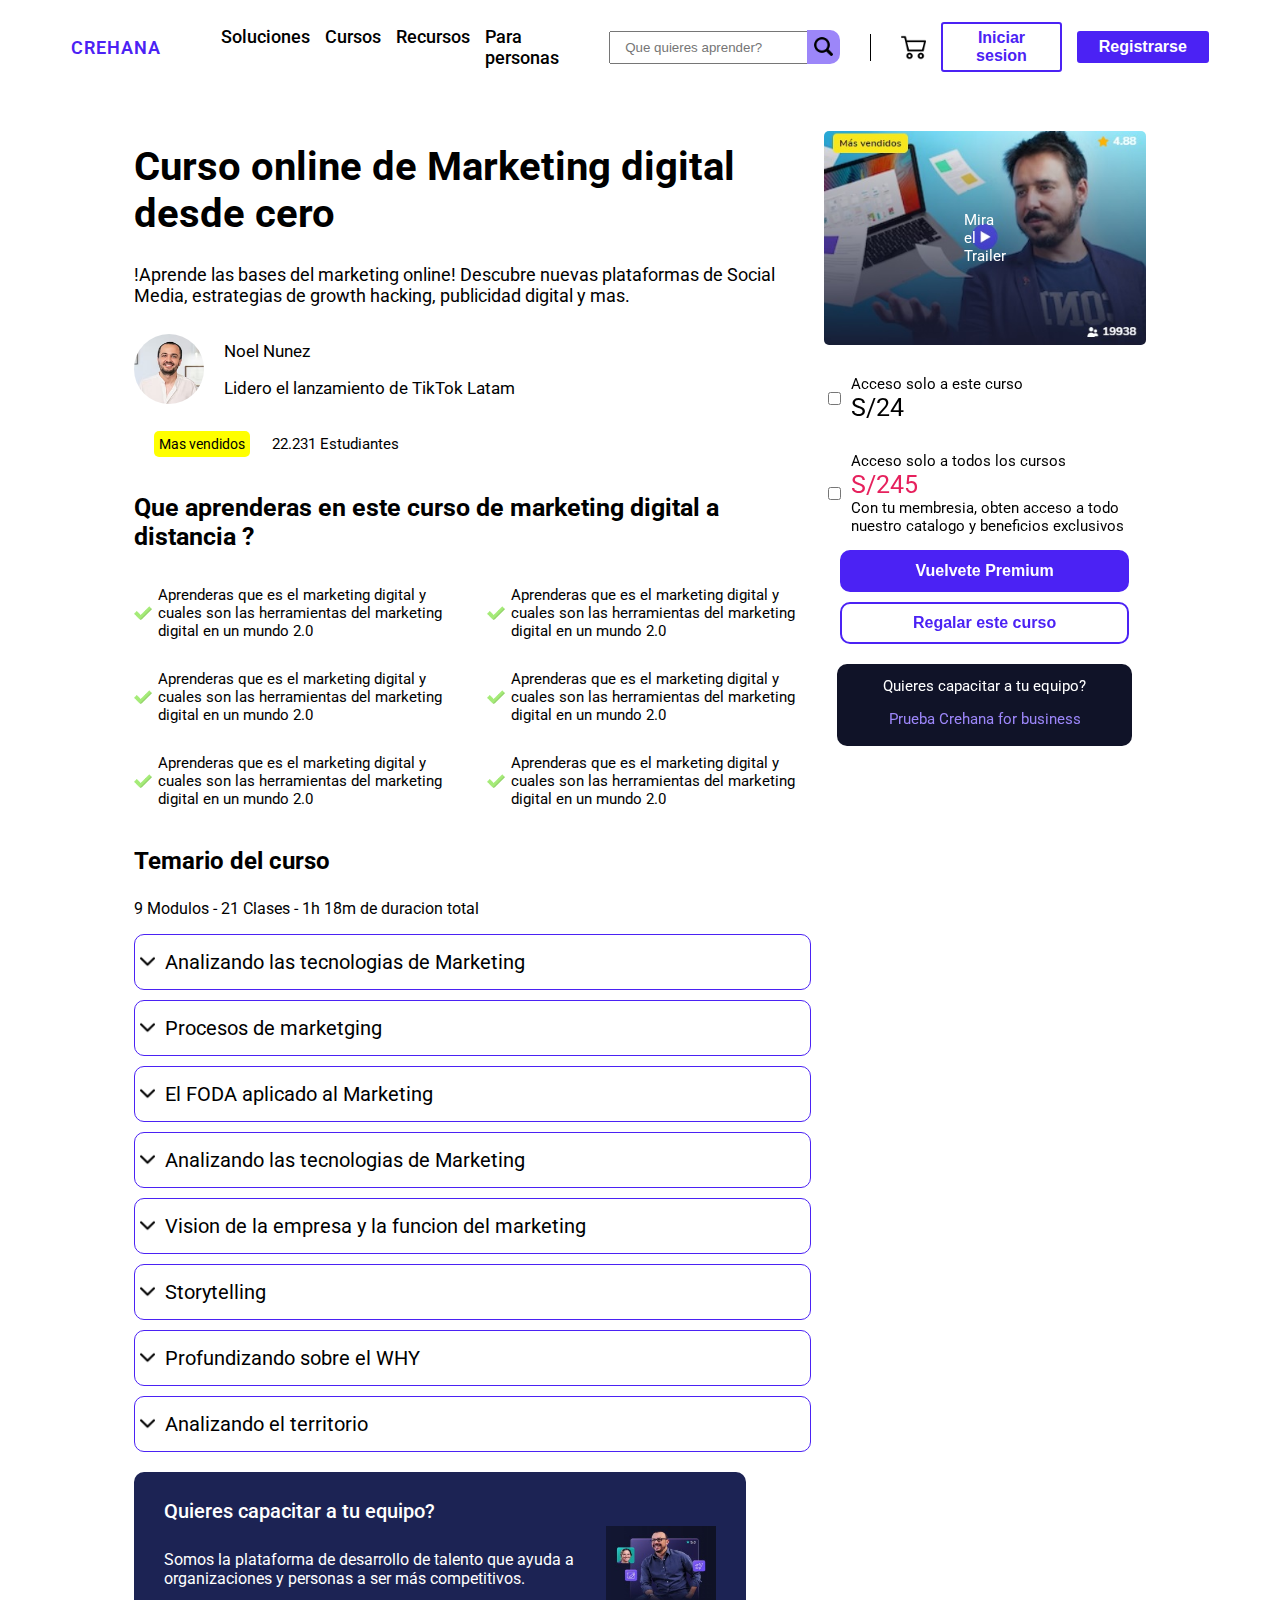
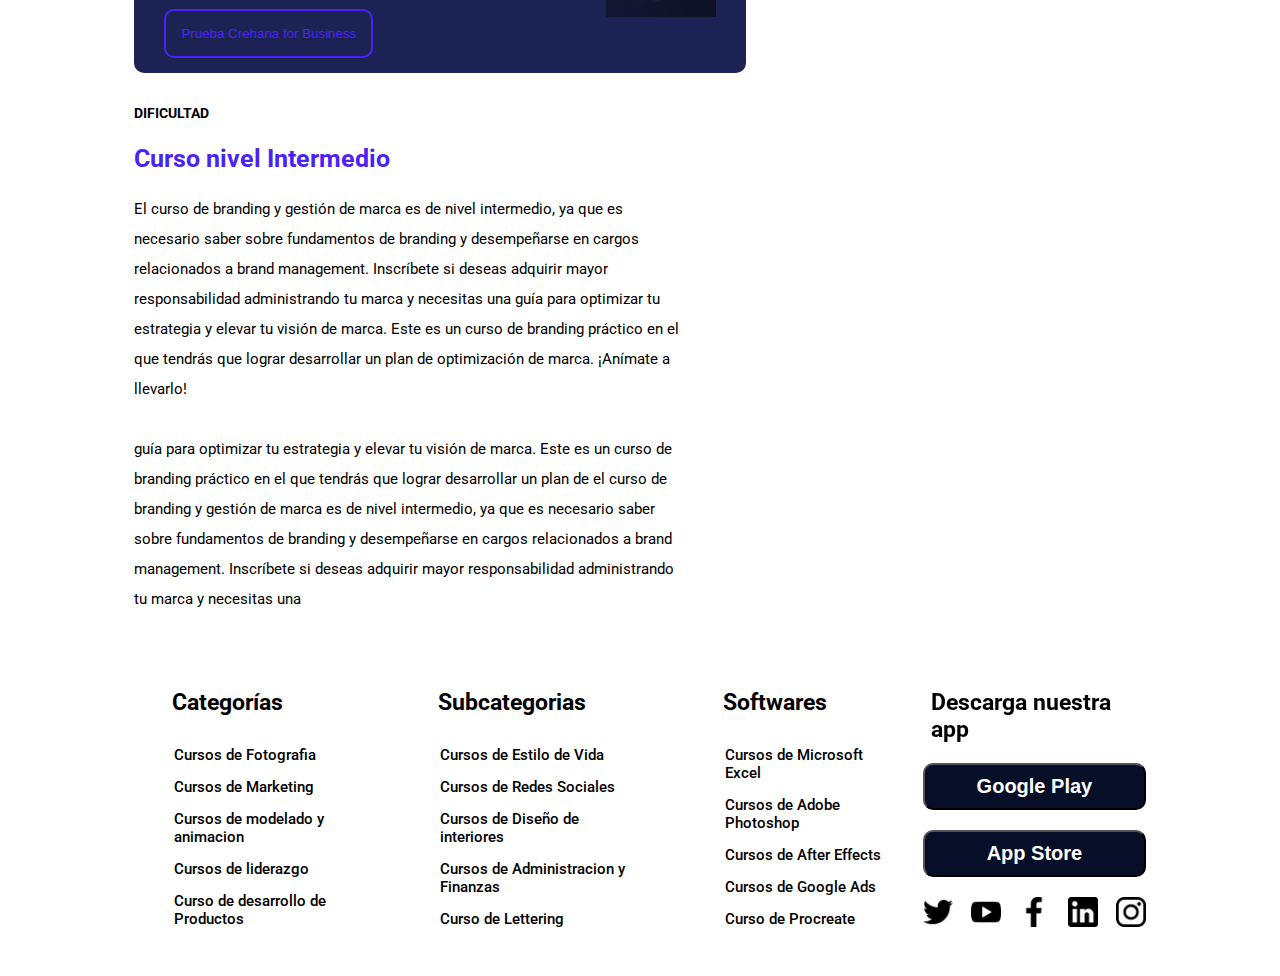
<file: descripcioncurs.html>
<!DOCTYPE html>
<html lang="en">

<head>
    <meta charset="UTF-8">
    <meta http-equiv="X-UA-Compatible" content="IE=edge">
    <meta name="viewport" content="width=device-width, initial-scale=1.0">

    <title>Cursos</title>
</head>

<body>
    <style>
        @import url('https://fonts.googleapis.com/css2?family=Roboto:wght@500&display=swap');

        html {
            font-family: 'Roboto', 'sans-serif';
            font-size: 62.5%;
            box-sizing: border-box;
        }

        .wrapperbannercursos {
            display: flex;
            align-items: center;
            width: 80%;
            margin: 3rem auto;
        }

        .titulocrehana {
            font-size: 1.8rem;
            letter-spacing: 0.1rem;
        }

        .flexboxcurso {
            display: flex;
            justify-content: center;
            align-items: center;
            width: 90%;
            margin: 0 auto;
            gap: 3rem;
        }

        .titulocrehana {
            color: #4b22f4;
            font-weight: 600;
        }

        .listanav {
            display: flex;
            gap: 1.5rem;
            font-size: 1.8rem;
            font-weight: 500;
        }

        .listanav {
            text-decoration: none;
            list-style: none;
        }


        .flexy {
            display: flex;
            gap: 2rem;
            margin-right: 2rem;
            align-items: center;
        }

        .inicisesioncurso {
            display: flex;
            align-items: center;
            gap: 1.5rem;
        }

        .flexlupacarro {
            display: flex;
            align-items: center;
        }

        .lupasearch {
            background-color: #9c86f9;
            padding: 0.39rem;
            border-top-right-radius: 10px;
            border-bottom-right-radius: 10px;
        }

        input {
            padding: 0.7rem 1rem;
            margin-right: -0.3rem;
        }

        .botonescurso.botonuno {
            border-radius: 0.3rem;
            padding: 0.5rem 2rem;
            background-color: white;
            color: #4b22f4;
            font-size: 16px;
            font-weight: 700;
            border: #4b22f4 solid 2px;
        }

        .botonescurso.botondos {
            border-radius: 0.3rem;
            padding: 0.5rem 2rem;
            background-color: #4b22f4;
            color: white;
            font-size: 16px;
            font-weight: 700;
            border: #4b22f4 solid 2px;
        }

        .linea {
            height: 27px;
            width: 1px;
            background-color: black
        }

        h1.titulobannercursos {
            font-size: 4rem;

        }

        .parrafobannercursos {
            font-size: 1.8rem;

        }

        .autocursouno {
            display: flex;
            align-items: center;
            gap: 2rem;
            font-size: 1.7rem;
        }

        .autocursouno img {
            width: 7rem;
            border-radius: 50px;
        }

        .estrellas {
            margin-top: 2rem;
            margin-left: 2rem;
        }

        .masvendidos {
            background-color: yellow;
            padding: 0.5rem;
            font-size: 1.4rem;
            border-radius: 5px;
        }

        .estudiantes {
            font-size: 1.5rem;
            margin-left: 2rem;
        }

        .marketingadistancia {
            margin-top: 4rem;
        }

        .wrappermarketingdistanciaflex {
            display: flex;
            gap: 1.5rem;
        }

        .checkyparrafo {
            display: flex;
            gap: 0.6rem;
            align-items: center;

        }

        .titulomarketing {
            font-size: 2.5rem;
        }

        .parrafomarketingdistancia {
            font-size: 1.5rem;
        }

        .checkyparrafo img {
            width: 27px;
            height: 18px;
        }

        .imagentrailer {
            background-image: url(./img/cursocinco.jpg);
            background-position: center;
            background-repeat: no-repeat;
            background-size: cover;
            color: white;
            font-size: 1.5rem;
            border-radius: 5px;

        }

        .vertrailer {
            padding: 8rem 14rem;
        }

        .preciosofertas {
            display: flex;
            gap: 1.3rem;
        }

        .premium {
            border-radius: 0.3rem;
            padding: 0.5rem 2rem;
            background-color: #4b22f4;
            color: white;
            font-size: 16px;
            font-weight: 700;
            border: #4b22f4 solid 2px;
        }

        .regalo {
            border-radius: 0.3rem;
            padding: 0.5rem 2rem;
            background-color: white;
            color: #4b22f4;
            font-size: 16px;
            font-weight: 700;
            border: #4b22f4 solid 2px;
        }

        .botonescajaflex {
            display: flex;
            flex-direction: column;
            align-items: flex-start;
            gap: 1rem;
        }

        .capacitacion {
            background-color: #101328;
            padding: 0.3rem;
            border-radius: 10px;
        }

        .capacitarequipo {
            color: white;
            font-size: 1.5rem;
        }

        .pruenacrehana {
            color: #9c86f9;
            font-size: 1.5rem;
        }

        .premium,
        .regalo {
            width: 90%;
            margin: 0 auto;
            padding: 1rem;
            border-radius: 10px;
        }

        .capacitacion {
            text-align: center;

            width: 90%;
            margin: 2rem auto;
        }

        .capacitarequipo {
            margin-top: 1rem;
        }

        .venticuatro {
            font-size: 2.5rem;

        }

        .accesos {
            font-size: 1.5rem;
        }

        .cuatro {
            color: #e6215d;
            font-size: 2.5rem;

        }

        .flexy .titulocrehana a {
            text-decoration: none;
            list-style: none;
            color: #4b22f4;
        }
    </style>
    <header class="cabeceracursos">
        <div class="flexboxcurso">
            <div class="flexy">
                <h3 class="titulocrehana">
                    <a href="./index.html">CREHANA</a>
                </h3>
                <nav class="navegacion">
                    <ul class="listanav">
                        <li>Soluciones</li>
                        <li>Cursos</li>
                        <li>Recursos</li>
                        <li>Para personas</li>
                    </ul>
                </nav>
            </div>
            <div class="flexlupacarro">
                <input type="search" placeholder=" Que quieres aprender?">
                <span class="lupasearch"><img src="./img/lupa.png" width="25px"></span>
            </div>
            <div class="linea"></div>
            <div class="inicisesioncurso">
                <img src="./img/shopping-cart.png" width="25px">
                <button class="botonescurso botonuno">Iniciar sesion</button>
                <button class="botonescurso botondos">Registrarse</button>
            </div>

        </div>
    </header>
    <section class="bannercursos">
        <div class="wrapperbannercursos">
            <div class="cajaflexprincipal">
                <div class="cajaunobannercursos">
                    <h1 class="titulobannercursos">
                        Curso online de Marketing digital desde cero
                    </h1>
                    <p class="parrafobannercursos">
                        !Aprende las bases del marketing online! Descubre nuevas plataformas de Social Media,
                        estrategias de
                        growth hacking, publicidad digital y mas.
                    </p>
                    <div class="autocursouno">
                        <img src="./img/noelnuez.avif">
                        <div class="cajatutor">
                            <p class="nombretutor">Noel Nunez</p>
                            <p class="puestotutor">Lidero el lanzamiento de TikTok Latam</p>
                        </div>
                    </div>
                    <div class="estrellas">
                        <span class="masvendidos">Mas vendidos</span>
                        <span class="estudiantes">22.231 Estudiantes</span>
                    </div>
                </div>
                <div class="marketingadistancia">
                    <h2 class="titulomarketing">
                        Que aprenderas en este curso de marketing digital a distancia ?
                    </h2>
                    <div class="wrappermarketingdistanciaflex">
                        <div class="cajaunomarketingdistancia">
                            <div class="checkyparrafo">
                                <img src="./img/cheque.png" width="20px">
                                <p class="parrafomarketingdistancia">
                                    Aprenderas que es el marketing digital y cuales son las herramientas del marketing
                                    digital en un mundo 2.0
                                </p>
                            </div>
                            <div class="checkyparrafo">
                                <img src="./img/cheque.png" width="20px">
                                <p class="parrafomarketingdistancia">
                                    Aprenderas que es el marketing digital y cuales son las herramientas del marketing
                                    digital en un mundo 2.0
                                </p>
                            </div>
                            <div class="checkyparrafo">
                                <img src="./img/cheque.png" width="20px">
                                <p class="parrafomarketingdistancia">
                                    Aprenderas que es el marketing digital y cuales son las herramientas del marketing
                                    digital en un mundo 2.0
                                </p>
                            </div>
                        </div>
                        <div class="cajaunomarketingdistancia">
                            <div class="checkyparrafo">
                                <img src="./img/cheque.png" width="20px">
                                <p class="parrafomarketingdistancia">
                                    Aprenderas que es el marketing digital y cuales son las herramientas del marketing
                                    digital en un mundo 2.0
                                </p>
                            </div>
                            <div class="checkyparrafo">
                                <img src="./img/cheque.png" width="20px">
                                <p class="parrafomarketingdistancia">
                                    Aprenderas que es el marketing digital y cuales son las herramientas del marketing
                                    digital en un mundo 2.0
                                </p>
                            </div>
                            <div class="checkyparrafo">
                                <img src="./img/cheque.png" width="20px">
                                <p class="parrafomarketingdistancia">
                                    Aprenderas que es el marketing digital y cuales son las herramientas del marketing
                                    digital en un mundo 2.0
                                </p>
                            </div>
                        </div>
                    </div>
                    <style>
                        .titulotemario {
                            font-size: 2.4rem;
                        }

                        .modulosdelcurso {
                            font-size: 1.6rem;
                        }

                        .contenidodelcurso {
                            display: flex;
                            flex-direction: column;
                            gap: 1rem;
                        }

                        .contenidodelcurso .abody {
                            padding: 5px;
                            border: 1px solid #eee;
                            display: none;
                        }

                        .contenidodelcurso .active .abody {
                            display: block;
                        }

                        .contenidodelcurso .active .ahead {
                            background-color: #bbb;
                        }

                        .contenidodelcurso .ahead {
                            background-color: white;
                            padding: 5px;
                            color: black;
                            font-size: 2em;
                            margin: 10px 0;

                        }

                        .panel img {
                            margin-right: 1rem;
                        }

                        .listatecnologias {
                            display: flex;
                            flex-direction: column;
                            gap: 1.5rem;
                        }

                        .listatecnologias li {
                            text-decoration: none;
                            font-size: 2rem;
                            font-weight: 500;
                            list-style: none;

                        }

                        .temariodelcurso {
                            z-index: 1000;
                        }

                        .panel {
                            border: #4b22f4 1px solid;
                            border-radius: 10px;
                            margin-right: 1.3rem;
                        }
                    </style>
                    <article class="temariodelcurso">
                        <div class="wrappertemario">
                            <h3 class="titulotemario">
                                Temario del curso
                            </h3>
                            <p class="modulosdelcurso">
                                9 Modulos - 21 Clases - 1h 18m de duracion total
                            </p>
                        </div>
                        <style>


                        </style>
                        <div class="contenidodelcurso">

                            <div class='panel'>
                                <div class='ahead'><img src="./img/arrow-down-sign-to-navigate.png"
                                        width="15px">Analizando las tecnologias de Marketing</div>
                                <div class='abody'>
                                    <ul class="listatecnologias">
                                        <li>1.- Tecnologia del MAM y PAM</li>
                                        <li>2.- Tecnologia orientada a resultados</li>
                                        <li>3.- Tecnologia para medir datos importantes</li>
                                    </ul>
                                </div>
                            </div>
                            <div class='panel'>
                                <div class='ahead'><img src="./img/arrow-down-sign-to-navigate.png"
                                        width="15px">Procesos de marketging</div>
                                <div class='abody'>
                                    <ul class="listatecnologias">
                                        <li>4.- Proceso de analisis interno</li>
                                        <li>5.- Proceso de analisis externo</li>
                                        <li>6.- Proceso de todos los analisis</li>
                                    </ul>
                                </div>
                            </div>
                            <div class='panel'>
                                <div class='ahead'><img src="./img/arrow-down-sign-to-navigate.png" width="15px">El FODA
                                    aplicado al Marketing</div>
                                <div class='abody'>
                                    <ul class="listatecnologias">
                                        <li>7.- El foda debe ser realizado como resultado de un proceso de investigacion
                                        </li>
                                        <li>8.- FODA y la vida real</li>
                                        <li>9.- Esto es un verdadero FODA poderoso</li>
                                    </ul>
                                </div>
                            </div>
                            <div class='panel'>
                                <div class='ahead'><img src="./img/arrow-down-sign-to-navigate.png"
                                        width="15px">Analizando las tecnologias de Marketing</div>
                                <div class='abody'>
                                    <ul class="listatecnologias">
                                        <li>10. Estrategia de Marca y comunicación</li>
                                        <li>11. Medición de resultados</li>

                                    </ul>
                                </div>
                            </div>
                            <div class='panel'>
                                <div class='ahead'><img src="./img/arrow-down-sign-to-navigate.png" width="15px">Vision
                                    de la empresa y la funcion del marketing</div>
                                <div class='abody'>
                                    <ul class="listatecnologias">
                                        <li>12. Posicionamiento & Naming</li>
                                        <li>13. Personalidad</li>
                                        <li>14. Identidad Visual</li>
                                        <li>15. Tagline</li>
                                    </ul>
                                </div>
                            </div>
                            <div class='panel'>
                                <div class='ahead'><img src="./img/arrow-down-sign-to-navigate.png"
                                        width="15px">Storytelling</div>
                                <div class='abody'>
                                    <ul class="listatecnologias">
                                        <li>16. Proyecto parte 2: Brand Model Manual</li>
                                        <li>17. El arte del Storytelling</li>
                                        <li>18. Proyecto parte 3: Brand Storytelling</li>
                                    </ul>
                                </div>
                            </div>
                            <div class='panel'>
                                <div class='ahead'><img src="./img/arrow-down-sign-to-navigate.png"
                                        width="15px">Profundizando sobre el WHY</div>
                                <div class='abody'>
                                    <ul class="listatecnologias">
                                        <li>19. Misión y Visión</li>
                                        <li>20. Valores de Marca</li>
                                        <li>21. Construyendo una Cultura Organizacional</li>
                                    </ul>
                                </div>
                            </div>
                            <div class='panel'>
                                <div class='ahead'><img src="./img/arrow-down-sign-to-navigate.png"
                                        width="15px">Analizando el territorio</div>
                                <div class='abody'>
                                    <ul class="listatecnologias">
                                        <li>22. Analizando la historia</li>
                                        <li>23 ¿A quién le vamos a hablar? Detectando el target</li>
                                        <li>24. ¿En qué territorio vamos a jugar? Analizando la competencia</li>
                                    </ul>
                                </div>
                            </div>

                        </div>
                    </article>


                    <style>
                        .minibannercursos {
                            margin-top: 2rem;
                        }

                        .minibannercursos .wrapperminibanner {
                            display: flex;
                            justify-content: space-between;
                            align-items: center;
                            background-color: #1c2354;
                            width: 80%;
                            padding: 0 3rem;
                            border-radius: 10px;
                        }

                        .cajitaminibanner h4 {
                            font-size: 2rem;
                            color: white;
                            font-weight: 500
                        }

                        .parrafominibanner {
                            font-size: 1.6rem;
                            color: white;
                        }

                        .cajitaminibanner button {
                            background-color: transparent;
                            color: #4b22f4;
                            border: 2px solid #4b22f4;
                            padding: 1.5rem;
                            margin-top: 0.5rem;
                            margin-bottom: 1.5rem;
                            font-weight: 500;
                            border-radius: 10px;

                        }

                        .cajitaminibanner button:hover {
                            color: #9c86f9;
                            font-weight: 700;
                            border: 3px solid #9c86f9;
                        }

                        .imagenminibanner img {
                            width: 100%;
                        }
                    </style>
                    <article class="minibannercursos">
                        <div class="wrapperminibanner">
                            <div class="cajitaminibanner">
                                <h4 class="quierescapacitar">Quieres capacitar a tu equipo?</h4>
                                <p class="parrafominibanner">Somos la plataforma de desarrollo de talento que ayuda a
                                    organizaciones y personas a ser más competitivos.</p>
                                <button class="empresascreahnaa">Prueba Crehana for Business</button>
                            </div>
                            <div class="imagenminibanner">
                                <img src="./img/descripdelcursominibanner.jpg">
                            </div>
                        </div>
                    </article>
                    <style>
                        .parrafsecundario {
                            width: 80%;
                        }

                        .dificultad {
                            font-size: 1.4rem;
                        }

                        .titulodificultad {
                            color: #4b22f4;
                            font-size: 2.5rem;
                            margin-top: -1rem;
                        }

                        .parrafodificultad {
                            font-size: 1.5rem;
                            line-height: 30px;
                        }
                    </style>
                    <div class="parrafsecundario">
                        <h6 class="dificultad">DIFICULTAD</h6>
                        <h2 class="titulodificultad">Curso nivel Intermedio</h2>
                        <p class="parrafodificultad">
                            El curso de branding y gestión de marca es de nivel intermedio, ya que es necesario saber
                            sobre fundamentos de branding y desempeñarse en cargos relacionados a brand management.
                            Inscríbete si deseas adquirir mayor responsabilidad administrando tu marca y necesitas una
                            guía para optimizar tu estrategia y elevar tu visión de marca.
                            Este es un curso de branding práctico en el que tendrás que lograr desarrollar un plan de
                            optimización de marca. ¡Anímate a llevarlo!<br><br>
                            guía para optimizar tu estrategia y elevar tu visión de marca.
                            Este es un curso de branding práctico en el que tendrás que lograr desarrollar un plan de el
                            curso de branding y gestión de marca es de nivel intermedio, ya que es necesario saber
                            sobre fundamentos de branding y desempeñarse en cargos relacionados a brand management.
                            Inscríbete si deseas adquirir mayor responsabilidad administrando tu marca y necesitas una
                        </p>
                    </div>
                </div>

            </div>
            <style>
                .cajaflexsegunda {
                    align-self: flex-start;
                    position: sticky;
                    top: 0px
                }
            </style>
            <div class="cajaflexsegunda">
                <div class="imagentrailer">
                    <p class="vertrailer">Mira el Trailer</p>
                </div>
                <div class="sticky">
                    <div class="preciosofertas">
                        <input type="checkbox">
                        <p class="accesos">Acceso solo a este curso<br><span class="venticuatro">S/24</span></p>
                    </div>
                    <div class="preciosofertas">
                        <input type="checkbox">
                        <p class="accesos">Acceso solo a todos los cursos<br><span
                                class="venticuatro cuatro">S/245</span><br>
                            Con tu membresia, obten acceso a todo <br>nuestro catalogo y beneficios exclusivos</p>
                    </div>
                    <div class="botonescajaflex">
                        <button class="premium">Vuelvete Premium</button>
                        <button class="regalo">Regalar este curso</button>
                    </div>

                    <div class="capacitacion">
                        <p class="capacitarequipo">Quieres capacitar a tu equipo?</p>
                        <p class="pruenacrehana">Prueba Crehana for business</p>
                    </div>
                </div>
            </div>
        </div>
        <style>
            .wrapper_pie {
                display: flex;
                justify-content: space-between;
                width: 80%;
                margin: 0 auto;
                gap: 4rem;
                padding-top: 3rem;
                padding-bottom: 3rem;
            }

            .listacategorias li {
                list-style: none;
                text-decoration: none;
                font-size: 1.5rem;
                font-weight: 500;
            }
            .titulopie {
                font-size: 2.3rem;
                margin: 0 0 0 3.8rem;
            }
            .listacategorias {
                display: flex;
                flex-direction: column;
                gap: 1.4rem;
            }
            .botonpie1, .botonpie2{
                padding: 1rem 1rem;
                background-color:hsl(227,70%,9%);
                color: white;
                font-weight: 600;
                font-size: 2rem;
                border-radius: 10px;
            }
            .cajapie1, .caja1pie{
                display: flex;
                flex-direction: column;
                gap: 2rem;
            }
            .cajaiconos{
                display: flex;
                justify-content: space-between;
                gap: 0.5rem;
            }
          .tituloboton{
                position: relative;
                right: 3rem;
          }
        </style>
        <footer class="pie">
            <div class="wrapper_pie">
                <div class="caja1pie">
                    <h6 class="titulopie">Categorías</h6>
                    <ul class="listacategorias">
                        <li>Cursos de Fotografia</li>
                        <li>Cursos de Marketing</li>
                        <li>Cursos de modelado y animacion</li>
                        <li>Cursos de liderazgo</li>
                        <li>Curso de desarrollo de Productos</li>
                    </ul>
                </div>
                <div class="cajapie1">
                    <h6 class="titulopie">Subcategorias</h6>
                    <ul class="listacategorias margin-left">
                        <li>Cursos de Estilo de Vida</li>
                        <li>Cursos de Redes Sociales</li>
                        <li>Cursos de Diseño de interiores</li>
                        <li>Cursos de Administracion y Finanzas</li>
                        <li>Curso de Lettering</li>
                    </ul>
                </div>
                <div class="cajapie1">
                    <h6 class="titulopie software">Softwares</h6>
                    <ul class="listacategorias">
                        <li>Cursos de Microsoft Excel</li>
                        <li>Cursos de Adobe Photoshop</li>
                        <li>Cursos de After Effects</li>
                        <li>Cursos de Google Ads</li>
                        <li>Curso de Procreate</li>
                    </ul>
                </div>
                <div class="cajapie1">
                    <h6 class="titulopie tituloboton">Descarga nuestra app</h6>
                    <button class="botonpie1">Google Play</button>
                    <button class="botonpie2">App Store</button>
                    <div class="cajaiconos">
                        <img src="./img/gorjeo.png" width="30px">
                        <img src="./img/youtube.png" width="30px">
                        <img src="./img/simbolo-de-la-aplicacion-de-facebook.png" width="30px">
                        <img src="./img/logotipo-de-linkedin.png" width="30px">
                        <img src="./img/logotipo-de-instagram.png" width="30px">
                    </div>
                </div>

            </div>

        </footer>

    </section>

    <script>
        const accordion = document.querySelectorAll('.panel');

        accordion.forEach(function (ele) {
            ele.addEventListener('click', toggleEle);
        })

        function toggleEle(e) {
            console.log(e.target.parentElement);
            accordion.forEach(function (ele) {
                if (e.target.parentElement === ele) {
                    ele.classList.toggle('active');
                } else {
                    ele.classList.remove('active');
                }
            })
        }
    </script>
</body>

</html>
</file>
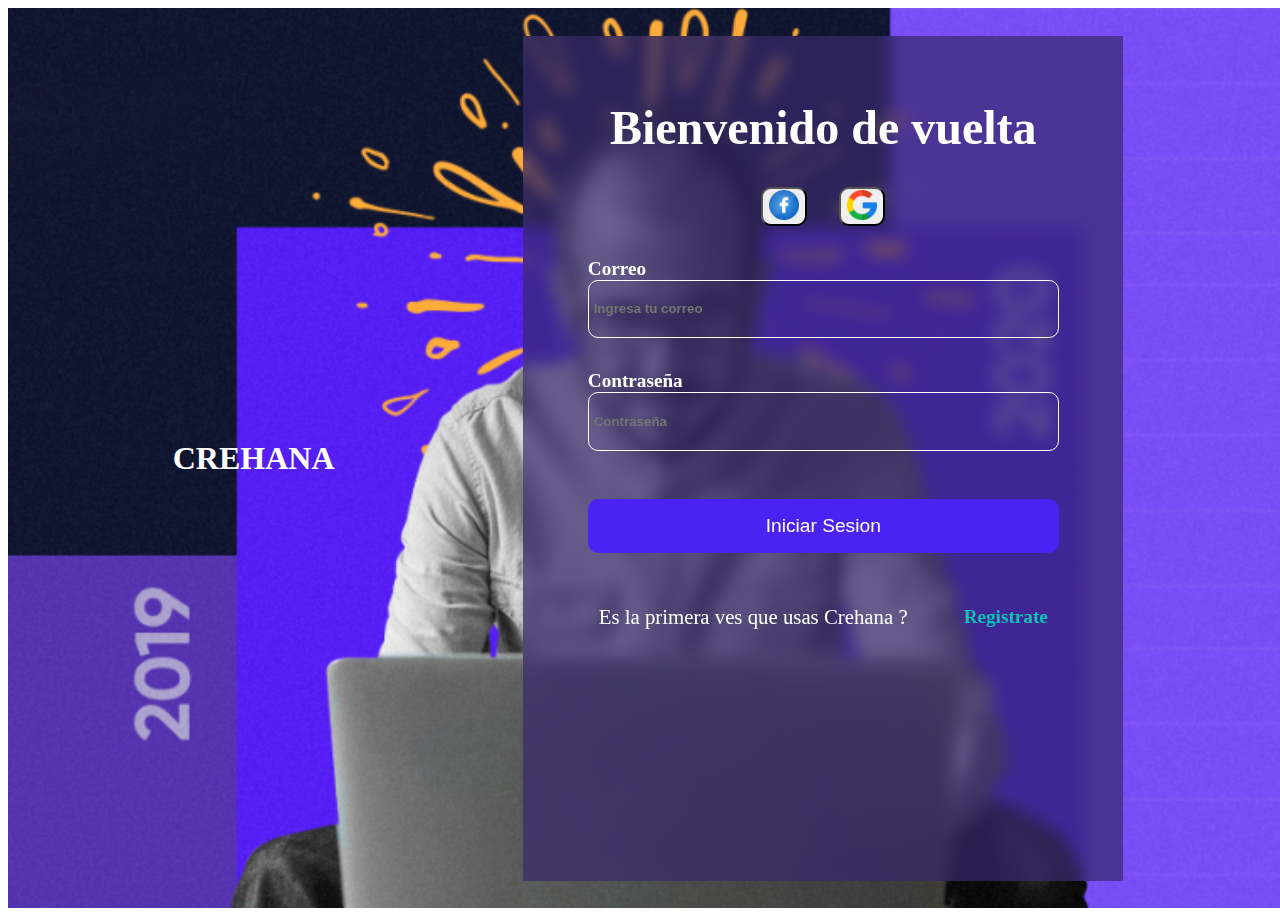
<file: iniciosesion.html>
<!DOCTYPE html>
<html lang="en">

<head>
    <meta charset="UTF-8">
    <meta http-equiv="X-UA-Compatible" content="IE=edge">
    <meta name="viewport" content="width=device-width, initial-scale=1.0">
    
    <title>Inicio de Sesion</title>
</head>

<body>
    <style>
        html {
            box-sizing: border-box;
            margin: 0px;
        }
body{
    width: 100%;
}
        .iniciosesion {
            display: flex;
            justify-content: space-evenly;
            gap: 1.5rem;
            align-items: center;
            background-image: url(./img/Foto-Maraton-Crehana-1024x536.png);
            background-position: center;
            background-repeat: no-repeat;
            background-size: cover;
            min-height: 100vh;
            margin: 0px;
           
        }
        .titulosesion {
            font-size: 2rem;
            color: white;

        }
        .formularioiniciosesion {
            display: flex;
            flex-direction: column;
            justify-content: space-between;
            align-items: center;
            background-color: #322f4f;
            width: 100%;
            max-width: 600px;
            background: rgba(56,42,108, 0.7);
            backdrop-filter: blur(8px);
            opacity: 1;
            height: calc(95vh - 10px);

        }

        .bienvenidos {
            font-size: 3rem;
            color: white;
            margin: 0px;
        }

        .wrapperformulario {
            display: flex;
            flex-direction: column;
            align-items: center;
            justify-content: center;
            gap: 2rem;
            padding: 4rem 0;



        }

        .botonsesion {
            display: flex;
            flex-direction: column;
            align-items: center;
            justify-content: center;
            gap: 2rem
        }

        .botones {
            display: flex;
            justify-content: center;
            gap: 2rem;
            align-items: center;

        }

        .formulario {
            margin: 0 auto;
        }

        .formulario label {
            color: white;
            width: 100%;
            font-size: 1.2rem;
            font-weight: 700;
        }

        .correito,
        .contrasena {
            padding: 1.3rem 4rem 1.3rem 0.3rem;
            width: 400px;
            margin: 0 auto;
            background-color: transparent;
            border: white 1px solid;
            border-radius: 10px;
            font-weight: 700;
        }


        .cajalabel2 {
            margin-top: 2rem;
        }

        .iniciarsesion {
            width: 100%;
            margin-top: 1rem;
            padding: 1rem;
            border-radius: 10px;
            border: none;
            color: white;
            background-color: #4b22f4;
            font-size: 1.2rem;
            cursor: pointer;
        }

        .registrateahora {
            color: #0dc3b5;
            margin-left: 1.5rem;
            display: block;
            font-size: 1.2rem;
            font-weight: 700;
            cursor: pointer;
        }

        .primeraregistro {
            display: flex;
            justify-content: space-evenly;
            align-items: center;
            gap: 2rem;
        }

        .primeraves {
            color: white;
            font-size: 1.3rem;
        }

        .google,
        .facebook {
            border-radius: 10px;
            
        }
        @media (max-width:1000px){
                .iniciosesion{
                    display: flex;
                    flex-direction: column;
                    gap: 2rem;
                    width: 90%;
                }
                .wrapperformulario{
                    width: 90%;
                }
                .formularioiniciosesion{
                    width: 90%;
                 
                }
                .correito, .contrasena{
                    width: 300px;
                }
                .iniciosesion{
                    width: 100%;
                }
                .bienvenidos{
                    text-align: center;
                }
        }
        @media (max-width:500px){
            .correito, .contrasena{
                width: 250px;
            }
        }
    </style>
    <div class="iniciosesion">
        <div class="iniciosesionuno">
            <h3 class="titulosesion">CREHANA</h3>
        </div>
        <div class="formularioiniciosesion">
            <div class="wrapperformulario">
                <h4 class="bienvenidos">
                    Bienvenido de vuelta
                </h4>
                <div class="botonsesion">
                    <div class="botones">
                        <button class="facebook">
                            <img src="./img/facebook.png" width="30px">
                        </button>
                        <button class="google">
                            <img src="./img/google.png" width="30px">
                        </button>
                    </div>
                    <form class="formulario">
                        <div class="cajalabel1">
                            <label for="Correo">Correo</label><br>
                            <input class="correito" type="text" placeholder="Ingresa tu correo"><br>
                        </div>
                        <div class="cajalabel2">
                            <label for="Password">Contraseña</label><br>
                            <input class="contrasena" type="password" placeholder="Contraseña">
                        </div>
                    </form>
                    <button class="iniciarsesion">
                        Iniciar Sesion
                    </button>
                    <div class="primeraregistro">
                        <p class="primeraves">
                            Es la primera ves que usas Crehana ?
                        </p>
                        <p class="registrateahora">Registrate</p>
                    </div>
                </div>
            </div>
        </div>
    </div>
</body>

</html>
</file>
<file: estilos.css>
:root {
    --colorprincipal: #4b22f4;
    --colortabs: #878fb8;
}

::-webkit-scrollbar {
    background-color: hsl(220, 20%, 97%);
}

html {
    font-size: 62.5%;
    font-family: Arial, Helvetica, sans-serif;
    box-sizing: border-box;

}
.arribamenu{
    position: relative;
    top: -28px;
}
* {
    padding: 0px;
    margin: 0px;

}

img {
    max-width: 100%;
}
button{
    cursor: pointer;
}
.wrappinchi {
    
    max-inline-size: 160rem;
    margin: 0 auto;

}

.cabecera {
    background-color: var(--colorprincipal);
    background: linear-gradient(90deg, #4b22f4 60%, #ffff 20%);
   

}

.menuresp {
    display: none;
}

.cajalogonav {
    display: flex;
    align-items: center;
    gap: 3rem;

}

.contenedor {
    width: 90%;
    display: flex;
    justify-content: space-between;
    align-items: center;
    background-color: var(--colorprincipal);
    background: linear-gradient(90deg, #4b22f4 60%, #ffff 20%);
    margin: 0 auto;
}

.logo {
    list-style: none;
    font-weight: 700;
    font-size: 2rem;
    color: white;
    cursor: pointer;
}

.menuresponsive {
    display: none;
}

.listanavegacion {
    display: flex;
    gap: 2.5rem;
}

li {
    list-style: none;
    font-weight: 700;
    font-size: 14px;
    color: white;
    cursor: pointer;
}

.botonesRegistro {
    display: flex;
    gap: 2rem;
    align-items: center;
    padding: 1rem;

}
.botonuno{
    border-color: var(--colorprincipal);
    color: var(--colorprincipal);
    background-color: white;
    font-size: 16px;
    font-weight: 700;
}
.botonuno a{
    color:var(--colorprincipal)
}
.botones {
    padding: 1rem 2rem;
    border-radius: 1rem;
}

.botondos {
    color: var(--colorprincipal);
    font-weight: 700;
    border: none;
    font-size: 16px;
    background-color: var(--colorprincipal);
    color: white;
    padding: 1rem 3.5rem;

}

.slider{
    z-index: -100;
}
/**Banner1**/

.banner1 {
    background-color: var(--colorprincipal);
    background: linear-gradient(90deg, #4b22f4 59%, #ffff 50%);
}

.contenedorbanner1 {
    width: 90%;
    margin: 0 auto;
    display: flex;
    justify-content: center;
    align-items: center
}

.cajacontenedor1 {
    display: flex;
    flex-direction: column;
    align-items: center;
    justify-content: center;
    width: 100%;

}

h1.titulo {
    font-size: 7.5rem;
    font-family: Arial, Helvetica, sans-serif;
    font-weight: 700;
    color: white;
    line-height: 68px;
    padding-bottom: 2rem;
}

.parrafo1 {
    font-size: 18px;
    line-height: 28px;
    color: white;
    font-weight: 400;
}

.botonesbanner1 {
    display: flex;
    gap: 2rem;
    padding: 2rem;
    align-self: flex-start;
    padding-top: 4rem;
}

.botonbanner1 {
    padding: 1.2rem 3.5rem;
    border-radius: 0.5rem;
    border: none;
    color: var(--colorprincipal);
    font-size: 16px;
    font-weight: 700;
}

.botondosbanner1 {
    border-radius: 1rem;
    border: none;
    padding: 1.2rem 3.5rem;
    background-color: var(--colorprincipal);
    color: white;
    font-size: 16px;
    font-weight: 700;
}

.imagenbanner1 {
    width: 100%;
    max-width: 100%;
}

.width {
    width: 100%;
    max-width: 100%;
    min-width: 530px;

}

.display {
    display: block;
}

/**IMAGENESMARCAS**/

.imagenesempresas {
    width: 100%;
}

.contenedorimagenes {
    width: 90%;
    display: flex;
    justify-content: center;
    align-items: center;
    gap: 8rem;
    margin: 0 auto;
}

.subtitulo {
    font-size: 1.5rem;
    margin-top: 3rem;
}

.mil {
    font-size: 20px;
    color: var(--colorprincipal);
    margin-right: 2rem;
    font-weight: 700;
    display: inline-block;
    padding-bottom: 0.4rem;
}

.marcas {
    height: 30px;
    margin-top: 3rem;
}

.imagenesimagenes {
    display: flex;
    justify-content: center;
    align-items: center;
    gap: 6rem;
}

.subtitulobanner2 {
    text-align: center;
    font-size: 4rem;
    line-height: 64px;
    font-weight: 700;
    padding: 8rem 0;
    width: 70%;
    margin: 0 auto;
}

[data-tab-content] {
    display: none;
}

.active[data-tab-content] {
    display: block;
}

.cajatabs {
    display: flex;
    justify-content: center;
    gap: 4.5rem;
}

.bannertabs {
    width: 100%;
    background-color: #f6f7f9;

}
.listasres a{
    color:#181b32;
    text-decoration:none
}
.personasuno a{
    color: white;
    text-decoration: none;
}
.tab-content {
    margin-top: 3rem;
    width: 90%;
    margin: 0 auto;
    background-color: #f6f7f9;
}

.listatab {
    color: var(--colortabs);
    padding-bottom: 1rem;
}

.listatab:hover {
    color: grey
}

.listatab:active {
    color: var(--colorprincipal);
    border-bottom: 3px solid var(--colorprincipal);
}


.titulotabs1 {
    color: var(--colorprincipal);
    font-size: 3.2rem;
    line-height: 40px;
    font-weight: 700;
    text-align: center;
    margin-top: 3rem;
    padding: 3rem 0;
}

.parrafotabs1 {
    font-size: 1.8rem;
    line-height: 2.8rem;
    font-weight: 500;
    color: #181b32;
    text-align: center;
    margin-top: 3rem;

}

.cajastabs {
    display: flex;
    gap: 2.5rem;
    justify-content: center;
    align-items: center;
    font-size: 1.4rem;
    color: #181b32;
    line-height: 18px;
    margin-top: 3rem;
    padding-bottom: 4rem;

}

.caja1tabs {
    background-color: white;
    padding: 3.5rem;
    color: #181b32;
    font-weight: 700;
}

.contenedorslider {
    display: flex;
}

.track,
.tracks {
    overflow: hidden;
    animation: scroll 40s linear infinite;
}

.cajasbanner3 {
    width: 90%;
    display: flex;
    justify-content: center;
    align-items: center;
    gap: 5rem;
    margin: 0 auto;
}

.banner3 {
    background-color: #ffe4a6;
}

.cajabanner3 {
    display: flex;
    justify-content: center;
    align-items: center;
    flex-direction: column;
    padding: 0 5rem;
    gap: 2.5rem;
}

h3.titulobanner3 {
    font-size: 2.4rem;
    line-height: 2.8rem;
    color: #181b32;
    font-weight: 600;
}

p.parrafobanner3 {
    color: var(--colorprincipal);
    font-size: 2rem;
    font-weight: 600;
    align-self: flex-start;
    max-width: 500px;
    margin: auto;
}

.video {
    display: flex;
    flex-direction: column;
    align-items: center;
    justify-content: center;
    gap: 5rem;
    margin-top: 5rem;
    padding-bottom: 4rem;

}

h5.presentacioncrehana {
    text-align: center;
    font-size: 4rem;
    color: var(--colorprincipal);
}

.iframe {
    width: 55%;
    min-width: 500px;

}

iframe {
    width: 100%;
    border-radius: 20px;
}

.botones .linksesion {
    text-decoration: none;
}

.banneroverflow {
    margin-top: 8rem;
    padding-bottom: 3rem;
    overflow: scroll;
    height: 800px;

}

.wrapperoverflow {
    display: flex;
    justify-content: center;
    align-items: center;
    gap: 2rem;
    margin: 0 auto;
    width: 80%;
    margin-top: 8rem;

}

.wrapperoverflow img {
    width: 100%;
    min-width: 500px;
}

.cajaunooverflow {
    display: flex;
    flex-direction: column;
    justify-content: space-evenly;
    gap: 3rem;
    padding-right: 4rem;


}

.pregunta {
    font-size: 3.2rem;
    color: var(--colorprincipal);
    font-weight: 700;
}

.parrafooverflow {
    font-size: 2rem;
}

.titulooverflow {
    font-size: 4rem;
    color: #181b32;
    font-weight: 600;
}

.subparrafo {
    font-size: 2.5rem;
    line-height: 35px;


}

.testimonios {
    background-color: #f7f8fa;
    padding-bottom: 4rem;
    padding-top: 4rem;
}

.titulartestimonios {
    font-size: 4rem;
    text-align: center;
    color: #181b32;

}

.cajastestimonio {
    display: flex;
    justify-content: space-around;
    align-items: center;
    gap: 4rem;
    margin-top: 3rem;
}

.contenidotestimonio {
    display: flex;
    flex-direction: column;
    align-items: center;
    gap: 1.2rem;
    background-color: white;
    border-radius: 20px;
    text-align: center;
}

.nombretestimonio {
    font-size: 2rem;
    text-align: center;
    padding-top: 2rem;
}

.puestodetrabajo {
    font-size: 1rem;
    text-align: center;
}

.parrafotestimonio {
    font-size: 1.4rem;
    padding: 2.5rem;
}

.wrapper_equipos {
    display: flex;
    flex-direction: column;
    align-items: center;
    justify-content: center;
    padding-top: 10rem;
    padding-bottom: 4rem;
    gap: 4rem;
}

.titulo_equipos {
    font-size: 5.2rem;
    line-height: 5rem;
    color: #181b32;
    font-weight: 700;
    text-align: center;
}

.subtitulo_equipos {
    font-size: 2rem;
}

.imagenequipos {
    text-align: center;
    background-image: url(./img/fondoequipos.jpg);
    background-repeat: no-repeat;
    background-position: center 2rem;
    width: 100%;
}

.pie {


    width: 90%;
    margin: 0 auto;
    margin-top: 12rem;
    margin-bottom: 5rem;
}

.wrapper_pie {
    display: flex;
    justify-content: space-around;
    align-items: center;
    flex-wrap: wrap;
}

.cajapie1 {
    display: flex;
    flex-direction: column;
    gap: 1rem;
}

.listacategorias {
    margin-top: 2rem;
    display: flex;
    flex-direction: column;
    gap: 1.3rem;

}

.titulopie {
    color: #181b32;
    font-size: 2rem;
    font-weight: 600;
}

.listacategorias li {
    font-size: 1.4rem;
    color: black;
    font-weight: 500;
}

.listacategorias li:hover {
    color: #0dc3b5;
}

.tituloboton {
    margin-bottom: 3rem;
}

.botonpie1,
.botonpie2 {
    background-color: #070e27;
    padding: 1.5rem;
    border-radius: 10px;
    color: white;
    font-size: 2rem;
    font-weight: 600;
}

.botonpie2 {
    margin-top: 1rem;
}
.cajaiconos{
    display: flex;
    justify-content: space-between;
    gap: 0.5rem;
    margin-top: 2rem;
}
.cajaiconos img{
cursor: pointer;
}
.blurr{
    filter: blur(3px);
}

/**RESPONSIVE**/

@media (max-width:1230px) {
    .wrapperoverflow {
        display: flex;
        flex-direction: column;
        align-items: center;
        text-align: center;
        gap: 2rem;
    }
  
}

@media (max-width:1075px) {

    section.banner1,
    .cabecera,
    .botonesRegistro,
    div.contenedor {
        background: var(--colorprincipal);
    }

    .cajapie1 {
        min-width: 205px;
    }

    .contenedorbanner1 {
        display: flex;
        flex-direction: column;
        gap: 3rem;
        align-items: center;
    }

    .cajacontenedor1 {
        display: flex;
        flex-direction: column;
        align-items: center;
        justify-content: center;
        gap: 2rem;
    }

    .imagenbanner1 {
        margin-top: -4rem;
        min-width: 300px;
    }

    h1.titulo {
        text-align: center;
        padding-top: 5rem;
    }

    .botonesbanner1 {
        margin: 0 auto;
    }

    .imagenesempresas {
        width: 100%;
        overflow: hidden;
    }

    .contenedorimagenes {
        display: flex;
        flex-direction: column;
        justify-content: center;
        align-items: center;
        gap: 4rem;
        margin-top: 2rem;
    }

    .subtitulo {
        font-size: 2.5rem;
        text-align: center;

    }

    .mil {
        font-size: 3rem;
    }

    .imagenesimagenes {
        padding-bottom: 3rem;
    }

    .subtitulobanner2 {
        font-size: 2.5rem;
        line-height: 50px;
    }

    .cajastabs {
        display: flex;
        flex-direction: column;
        gap: 3.5rem;
    }

    .caja1tabs {
        display: flex;
        flex-direction: column;
        align-items: center;
        justify-content: center;
        flex-wrap: wrap;
        max-width: 30rem;
        text-align: center;
    }

    .navegacion {
        display: none;
    }

    .contenedor {
        position: relative;
        padding-top: 3rem;
        display: flex;
        align-items: center;
    }

    .botonesRegistro {
        position: absolute;
        right: 1rem;

    }

    .menuresponsive {
        display: block;
        width: 3rem;
        cursor: pointer;
    }

    .cajasbanner3 {
        flex-direction: column;
        align-items: center;
        justify-content: center;
        gap: 3.5rem;
    }

    .cajabanner3 {
        text-align: center;
        padding-top: 4rem;
    }

    .wrapper_pie {
        gap: 4rem;
    }
    .botonuno{
        color: white;
        background-color: var(--colorprincipal);
        border: 2px solid white;
        padding: 1.3rem 2rem;
    }
    .botones .linksesion{
        text-decoration: none;
        list-style: none;
        color: white;
    }
    .botondos{
        background-color: white;
        color: var(--colorprincipal);
        padding: 1.3rem 2rem;
    }


    @keyframes scroll {
        0% {
            transform: translateX(0);
        }

        100% {
            transform: translate(calc(-200px*10));
        }
    }

    body {
        position: relative;
    }

    .menuresp {
        width: 100%;
        display: flex;
        flex-direction: column;
        gap: 2.5;
        border-right: 1px solid black;
        height: 100vh;
        overflow: scroll;
        z-index: 100;
        display: none;
        position: absolute;
        top: 0px;
        left: -5rem;
        background-color: white;
        max-width: 550px;


    }

    .cajatituloresp {
        display: flex;
        justify-content: space-between;
        align-items: center;
        width: 90%;
        margin: 0 auto;
        padding-top: 2rem;
    }

    .menus {
        font-size: 1.5rem;
        font-weight: 400;
        color: #4b22f4;
        margin-left: 1rem;

    }

    .listaresp {
        display: flex;
        flex-direction: column;
        gap: 2rem;
        padding-top: 2rem;
        margin-left: 1.5rem;

    }

    .listasres {
        border-bottom: 1px solid grey;
        padding: 2rem;
        color: #181b32;
        width: 80%;
        list-style: none;
        text-decoration: none;
        font-weight: 600;
        font-size: 1.7rem;

    }

    .cajabotonesresp {
        display: flex;
        flex-direction: column;
        justify-content: center;
        align-items: center;
        gap: 1.5rem;
        margin-top: 3rem;
        padding-top: 1rem;
    }

    .cerrar {
        cursor: pointer;
    }

    .botonresp1 {
        padding: 2rem 3rem;
        background-color: #4b22f4;
        color: white;
        border: none;
        border-radius: 1rem;
        font-size: 2rem;
        width: 80%;
        margin: 0 auto;
        font-weight: 700;
    
    }

    .botonresp2 {
        padding: 2rem 3rem;
        border-color: #4b22f4;
        background-color: white;
        color: #4b22f4;
        border-radius: 1rem;
        font-size: 2rem;
        width: 80%;
        margin: 0 auto;
        font-weight: 700;
    }
    .botonresp2 a{
        text-decoration: none;
        color: var(--colorprincipal);
    }
    .menus {
        display: flex;
        align-items: center;
        gap: 1rem;
    }

    .cerrar {
        font-size: 1rem;
        font-weight: 400;
    }

    .iconoresp {
        margin-top: rem;
    }

    .menurespoToggle {
        display: block;

    }

    .overflow {
        overflow: hidden;
    }

    .overflows {
        overflow: visible;
    }
    .respb{
        font-size: 2rem;
        width: 70%;
       
    }
    .aprende{
        text-align: center;
        color: #878fb8;
        font-size: 1.5rem;
        font-weight: 600;
        margin-top: 1rem;
    }
    .abcd{
        margin-bottom: 1.5rem;
    }

}

@media (max-width:800px) {
    h1.titulo {
        font-size: 6.5rem;
    }

    .cajacontenedor1 {
        display: flex;
        flex-direction: column;
        align-items: center;

    }

    .parrafo1 {
        margin-bottom: 4rem;
    }

    .botonesbanner1 {
        display: flex;
        flex-direction: column;
        align-items: center;
        gap: 4rem;
        margin-top: -4rem;
    }

    .botonesRegistro {
        display: none;
    }

    .menuresp {
        width: 100vw;

    }

    .none {
        display: none;
    }

    .imagenbanner1 .width {
        max-width: 100%;
        min-width: 200px;
    }

    .botonbanner1,
    .botondosbanner1 {
        font-size: 2.5rem;
    }

    .parrafo1 {
        text-align: center;
    }

    .tabuno {
        display: none;
        font-size: 1.5rem;
    }

    .tab {
        padding: 0 1.3rem;

    }

    .iframe {
        max-width: 85%;
        min-width: 500px;
        margin: 0 1rem;
    }

    .titulo_equipos {
        font-size: 4rem;
    }

    .subtitulo_equipos {
        text-align: center;
    }

    .cajabotonesequipo {
        display: flex;
        flex-direction: column;
        align-items: center;
        gap: 4rem;
        margin-top: -4rem;
    }

    .botonequipo1 {
        margin-top: 4rem;
        background-color: #4b22f4;
        color: white;
    }

    .botonequipo2 {
        color: var(--colorprincipal);
        background-color: white;
    }

}

@media(max-width:536px) {
    .iframe {
        min-width: 390px;
    }

    .cajadosoverflow img {
        min-width: 360px;
    }

    .titulo_equipos {
        font-size: 3rem;
    }

    .subtitulo_equipos {
        font-size: 1.6rem;
    }

    .botonequipo1 {
        font-size: 2rem;
    }

    .botonequipo2 {
        font-size: 2rem;
    }
}

@media(max-width:408px) {
    .iframe {
        min-width: 345px;
    }

    .cajadosoverflow img {
        min-width: 280px;
    }

    .titulo_equipos {
        font-size: 2.6rem;
        line-height: 40px;
    }

    .subtitulo_equipos {
        font-size: 1.6rem;
        line-height: 25px;
    }

    .margin-left li {
        margin-left: 2rem;


    }
    .cajapie1 .titulopie{
        margin-left: 2rem;
    }
    .cajapie1 .software{
        margin-left: 0.1rem;
    }
}
</file>
